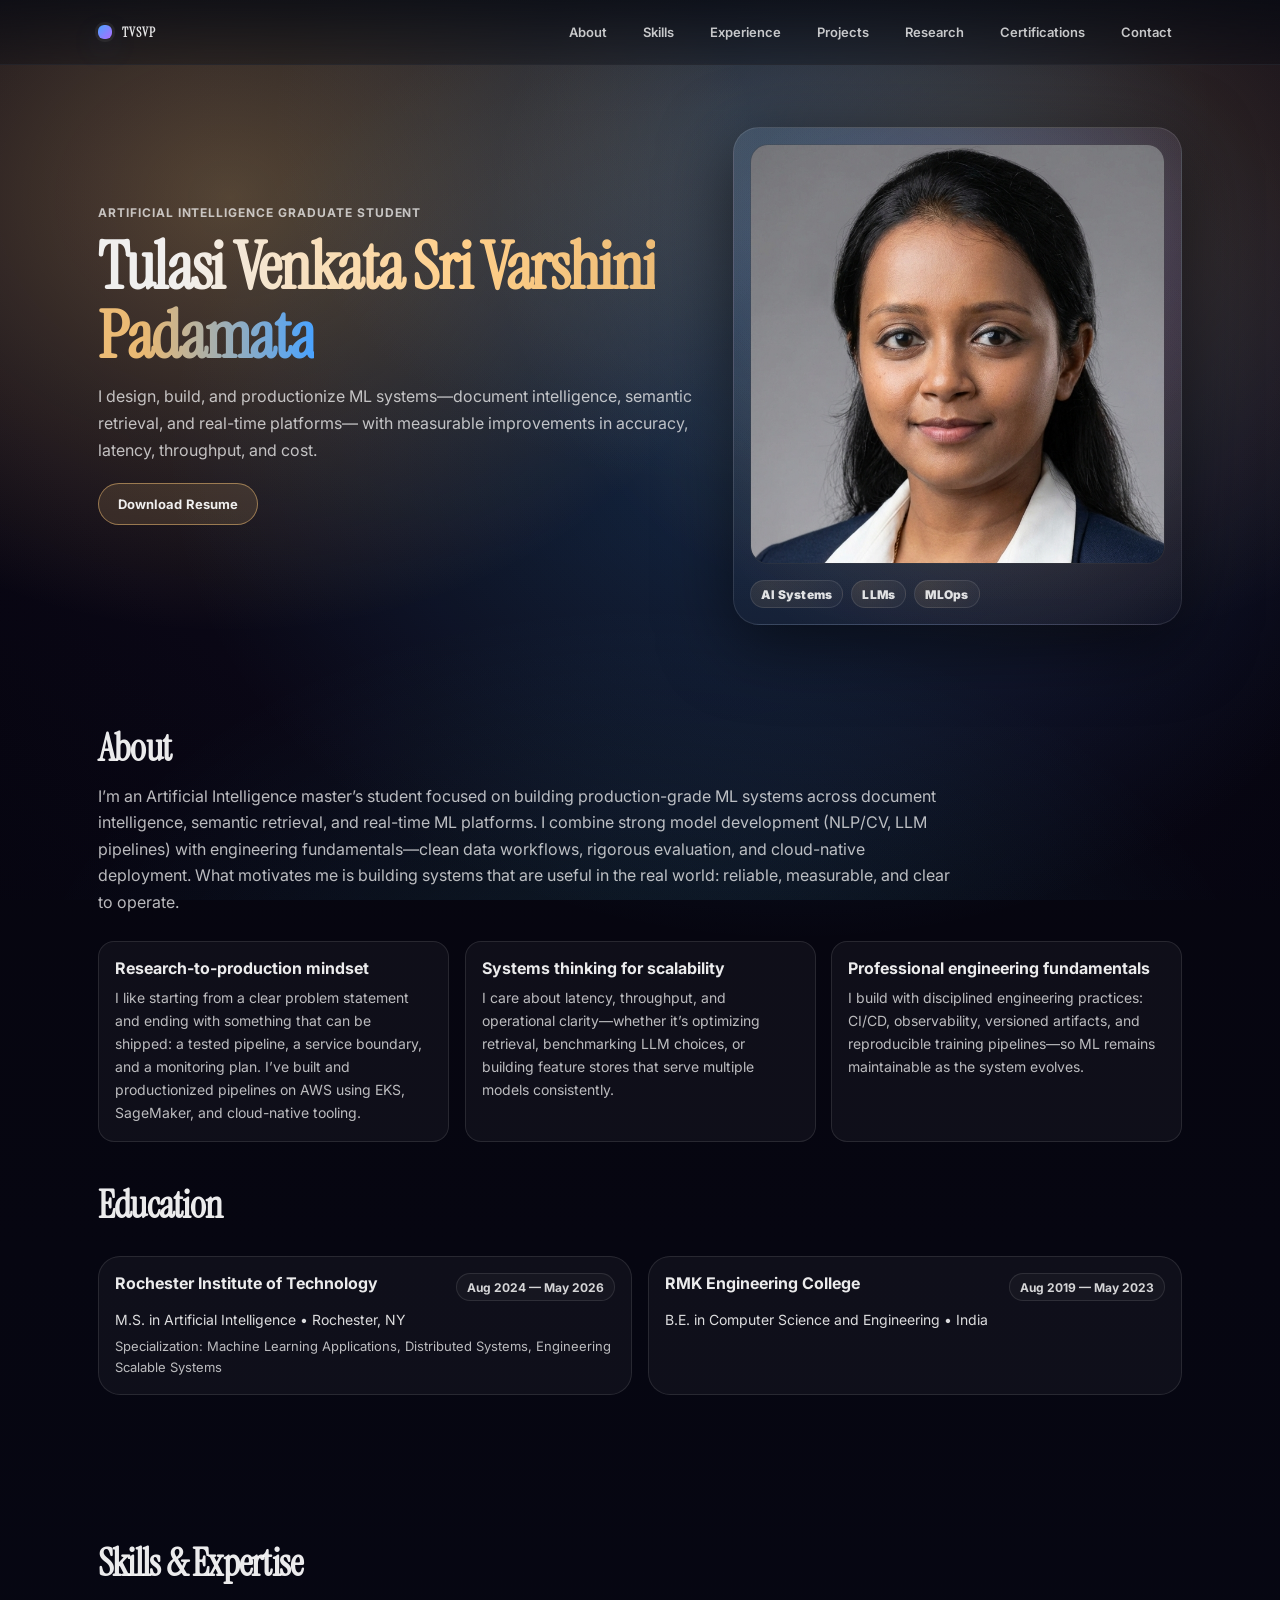
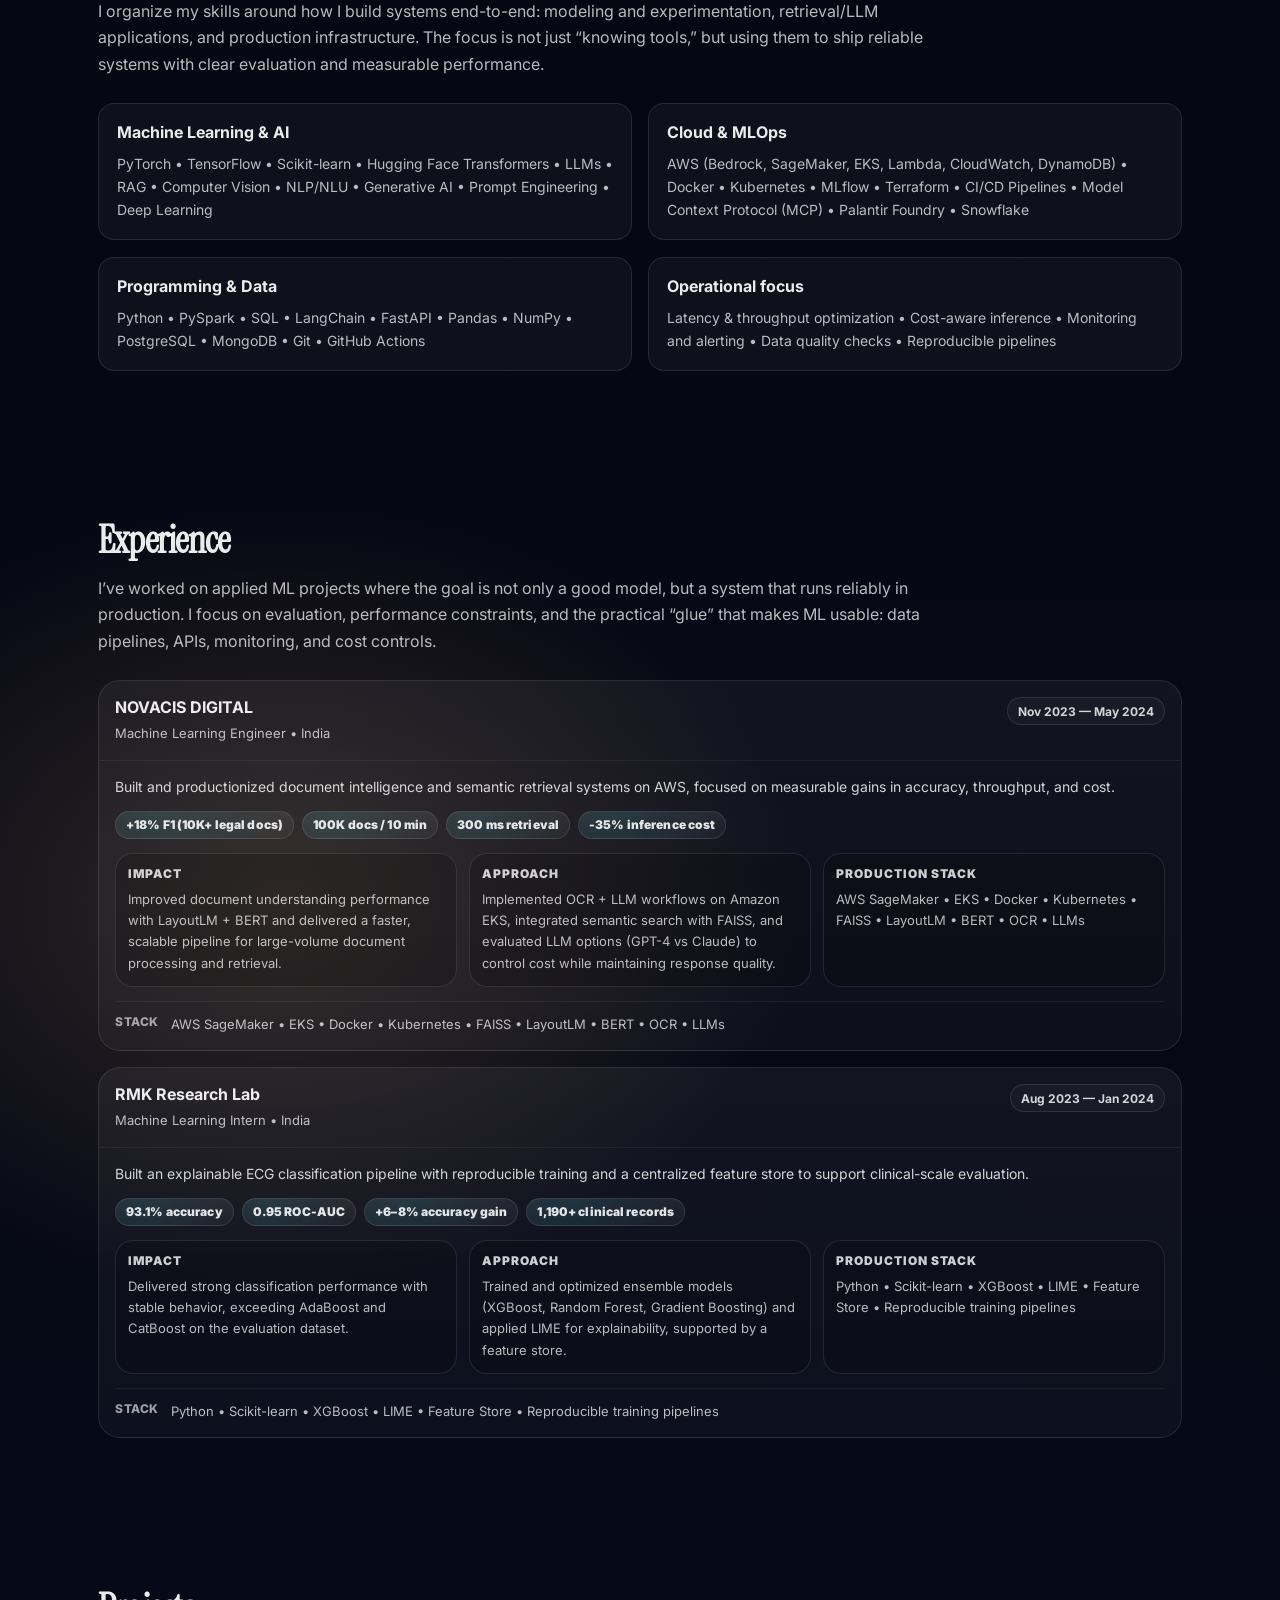
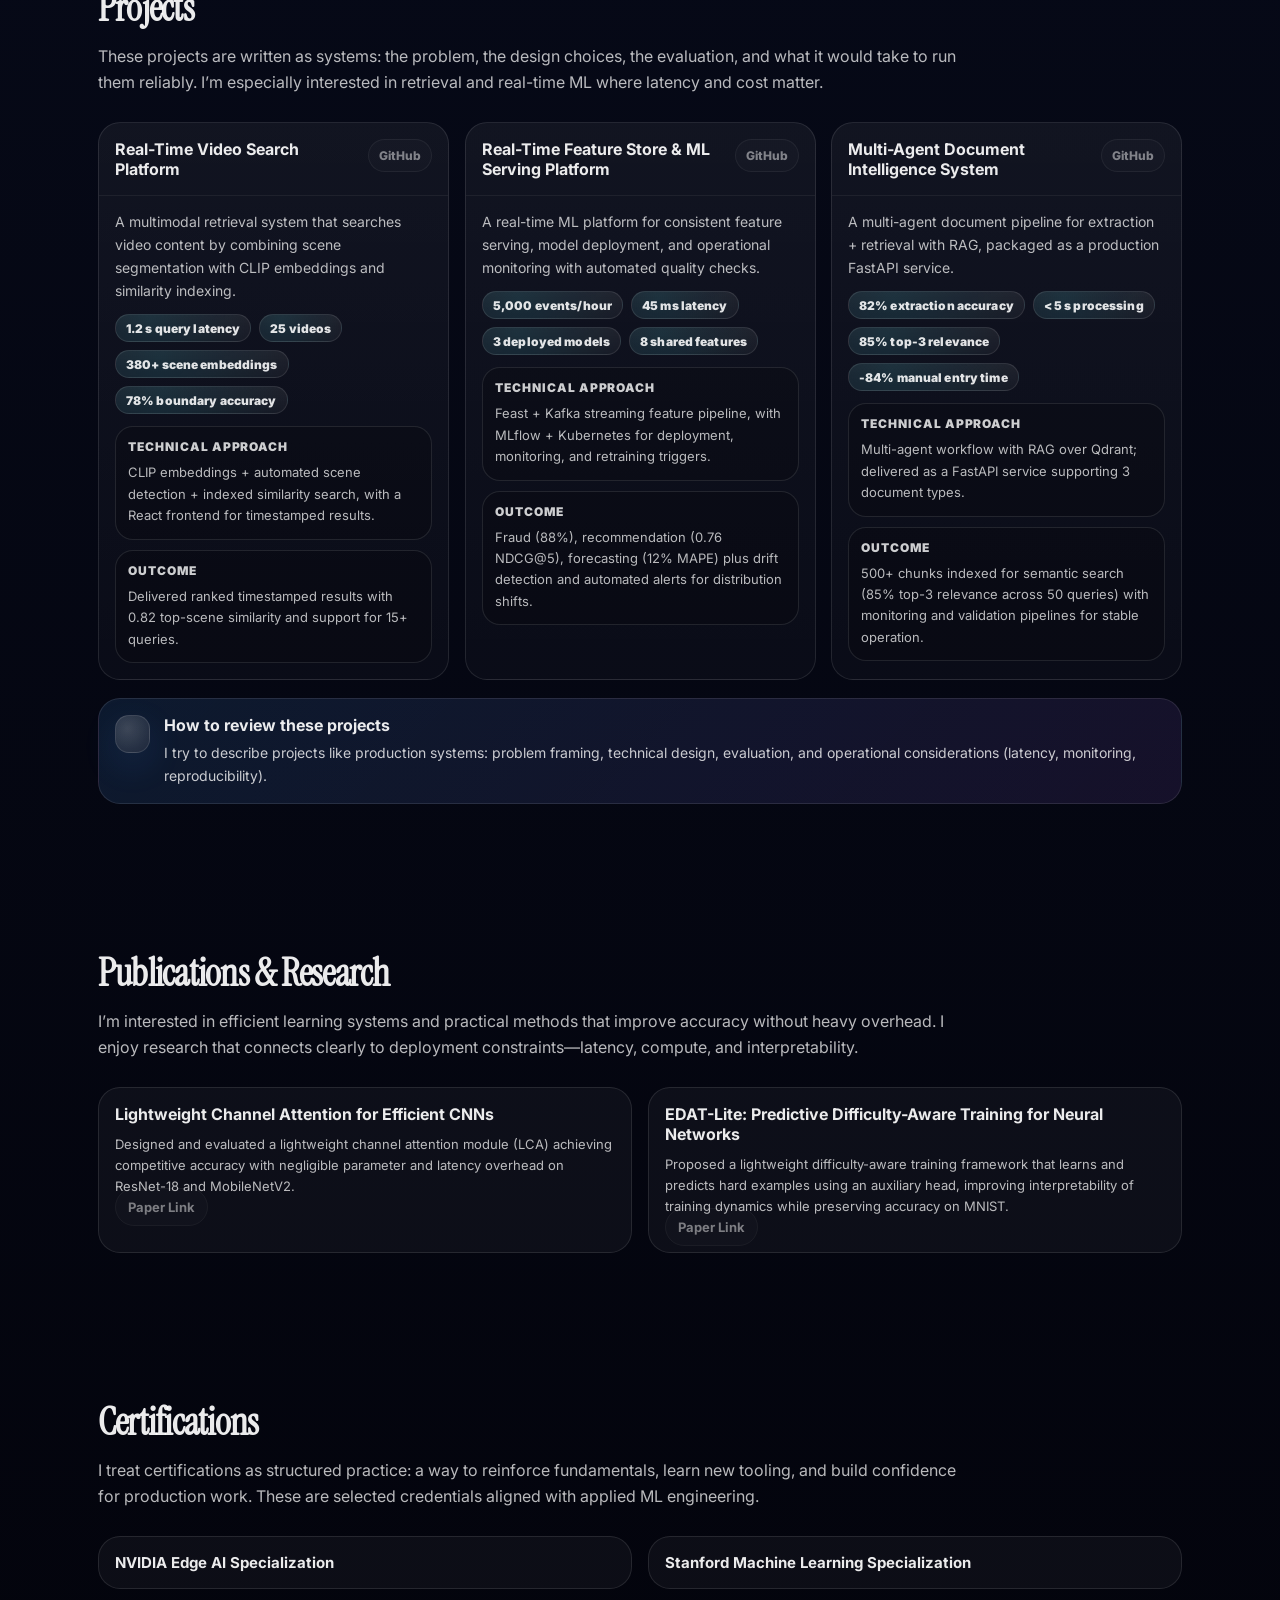
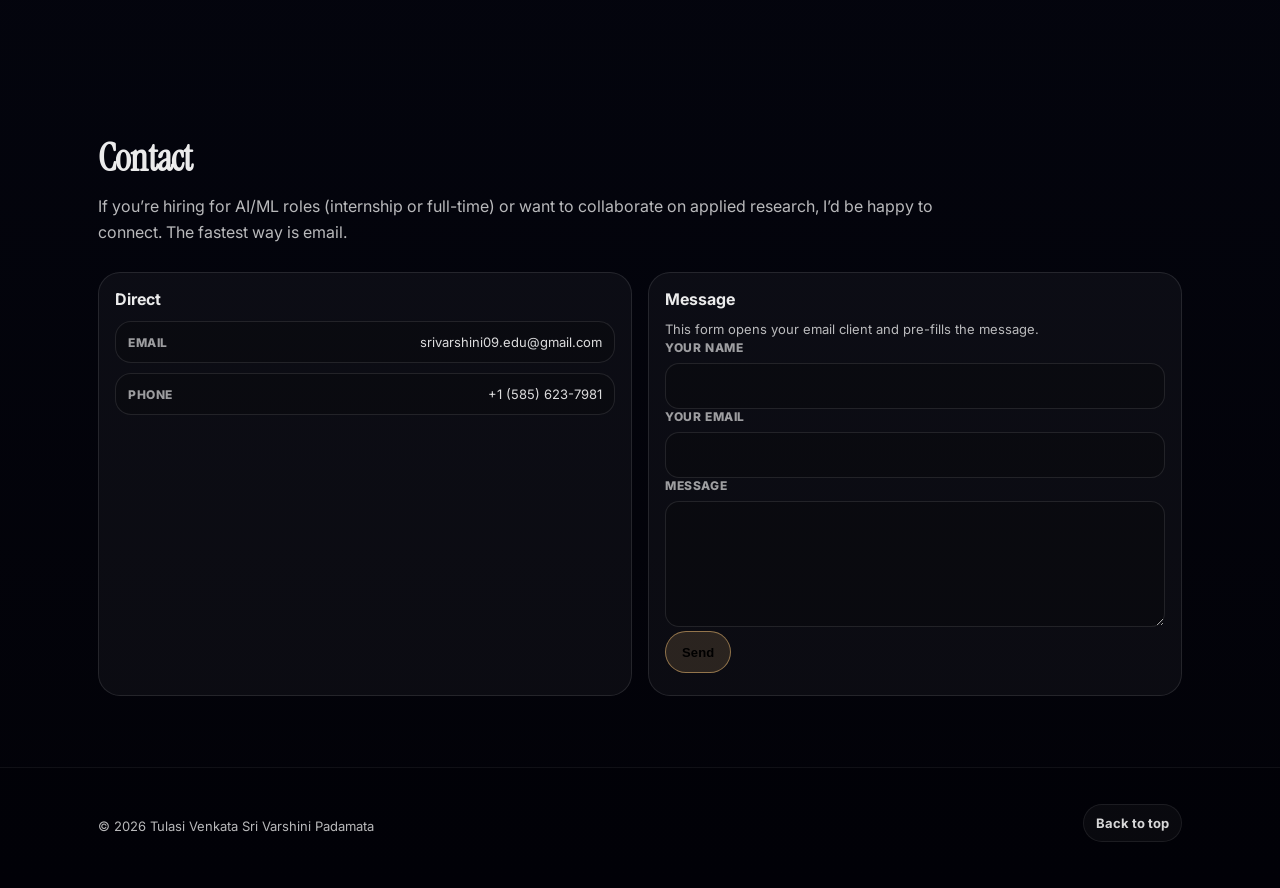
<file: index.html>
<!doctype html>
<html lang="en">
  <head>
    <meta charset="utf-8" />
    <meta name="viewport" content="width=device-width, initial-scale=1" />
    <meta name="theme-color" content="#070A12" />
    <title>Tulasi Venkata Sri Varshini Padamata — AI Graduate Student</title>
    <meta
      name="description"
      content="Portfolio of Tulasi Venkata Sri Varshini Padamata — Artificial Intelligence graduate student focused on production-grade ML systems, LLMs, MLOps, and applied research."
    />
    <meta name="robots" content="index, follow" />

    <meta property="og:title" content="Tulasi Venkata Sri Varshini Padamata — AI Graduate Student" />
    <meta
      property="og:description"
      content="Production-grade ML systems, LLM applications, and applied research across MLOps, retrieval, and scalable AI platforms."
    />
    <meta property="og:type" content="website" />

    <link rel="canonical" href="/" />
    <link rel="preconnect" href="https://fonts.googleapis.com" />
    <link rel="preconnect" href="https://fonts.gstatic.com" crossorigin />
    <link
      href="https://fonts.googleapis.com/css2?family=Inter:wght@400;500;600;700&family=Instrument+Serif:ital@0;1&family=Space+Grotesk:wght@500;600;700&display=swap"
      rel="stylesheet"
    />
    <link rel="stylesheet" href="styles.css" />

    <link rel="icon" href="favicon.svg" type="image/svg+xml" />
    <link rel="manifest" href="site.webmanifest" />

    <script type="application/ld+json">
      {
        "@context": "https://schema.org",
        "@type": "Person",
        "name": "Tulasi Venkata Sri Varshini Padamata",
        "jobTitle": "Artificial Intelligence Graduate Student",
        "email": "mailto:srivarshini09.edu@gmail.com",
        "telephone": "+1-585-623-7981",
        "alumniOf": [
          {"@type": "CollegeOrUniversity", "name": "Rochester Institute of Technology"},
          {"@type": "CollegeOrUniversity", "name": "RMK Engineering College"}
        ]
      }
    </script>
  </head>
  <body>
    <a class="skip-link" href="#content">Skip to content</a>

    <div class="bg">
      <div class="bg__grid" aria-hidden="true"></div>
      <canvas class="bg__canvas" id="bgCanvas" aria-hidden="true"></canvas>
      <div class="bg__glow" aria-hidden="true"></div>
    </div>

    <header class="header" id="top">
      <nav class="nav" aria-label="Primary">
        <a class="nav__brand" href="#top">
          <span class="nav__brandMark" aria-hidden="true"></span>
          <span class="nav__brandText">TVSVP</span>
        </a>
        <button class="nav__toggle" type="button" aria-expanded="false" aria-controls="navLinks">
          <span class="sr-only">Toggle navigation</span>
          <span aria-hidden="true" class="nav__toggleIcon"></span>
        </button>
        <div class="nav__links" id="navLinks">
          <a href="#about">About</a>
          <a href="#skills">Skills</a>
          <a href="#experience">Experience</a>
          <a href="#projects">Projects</a>
          <a href="#research">Research</a>
          <a href="#certifications">Certifications</a>
          <a href="#contact">Contact</a>
        </div>
      </nav>
    </header>

    <main id="content">
      <section class="section hero" aria-label="Hero">
        <div class="container hero__inner">
          <div class="hero__copy">
            <p class="eyebrow reveal">Artificial Intelligence Graduate Student</p>
            <h1 class="hero__title reveal"><span class="gradientText">Tulasi Venkata Sri Varshini Padamata</span></h1>
            <p class="hero__subtitle reveal">
              I design, build, and productionize ML systems—document intelligence, semantic retrieval, and real-time platforms—
              with measurable improvements in accuracy, latency, throughput, and cost.
            </p>
            <div class="hero__cta reveal">
              <a class="btn btn--primary" href="resume.html">Download Resume</a>
            </div>
          </div>

          <div class="hero__rail">
            <div class="heroArt reveal" aria-label="AI-inspired visual">
              <div class="heroArt__frame" aria-hidden="true">
                <img class="heroArt__img" src="profile.png" alt="Portrait of Tulasi Venkata Sri Varshini Padamata" />
              </div>
              <div class="heroArt__label">
                <span class="heroArt__tag">AI Systems</span>
                <span class="heroArt__tag">LLMs</span>
                <span class="heroArt__tag">MLOps</span>
              </div>
            </div>
          </div>
        </div>
      </section>

      <section class="section" id="about" aria-label="About">
        <div class="container">
          <div class="sectionHead reveal">
            <h2>About</h2>
            <p>
              I’m an Artificial Intelligence master’s student focused on building production-grade ML systems across document
              intelligence, semantic retrieval, and real-time ML platforms. I combine strong model development (NLP/CV, LLM
              pipelines) with engineering fundamentals—clean data workflows, rigorous evaluation, and cloud-native deployment.
              What motivates me is building systems that are useful in the real world: reliable, measurable, and clear to
              operate.
            </p>
          </div>

          <div class="proseGrid">
            <div class="proseCard reveal">
              <h3>Research-to-production mindset</h3>
              <p>
                I like starting from a clear problem statement and ending with something that can be shipped: a tested pipeline,
                a service boundary, and a monitoring plan. I’ve built and productionized pipelines on AWS using EKS, SageMaker,
                and cloud-native tooling.
              </p>
            </div>
            <div class="proseCard reveal">
              <h3>Systems thinking for scalability</h3>
              <p>
                I care about latency, throughput, and operational clarity—whether it’s optimizing retrieval, benchmarking LLM
                choices, or building feature stores that serve multiple models consistently.
              </p>
            </div>
            <div class="proseCard reveal">
              <h3>Professional engineering fundamentals</h3>
              <p>
                I build with disciplined engineering practices: CI/CD, observability, versioned artifacts, and reproducible
                training pipelines—so ML remains maintainable as the system evolves.
              </p>
            </div>
          </div>

          <div class="eduBlock" aria-label="Education">
            <div class="sectionHead reveal">
              <h2>Education</h2>
            </div>

            <div class="eduGrid reveal">
              <div class="eduCard">
                <div class="eduCard__top">
                  <h3>Rochester Institute of Technology</h3>
                  <span class="tag">Aug 2024 — May 2026</span>
                </div>
                <p class="eduCard__degree">M.S. in Artificial Intelligence • Rochester, NY</p>
                <p class="eduCard__detail">Specialization: Machine Learning Applications, Distributed Systems, Engineering Scalable Systems</p>
              </div>
              <div class="eduCard">
                <div class="eduCard__top">
                  <h3>RMK Engineering College</h3>
                  <span class="tag">Aug 2019 — May 2023</span>
                </div>
                <p class="eduCard__degree">B.E. in Computer Science and Engineering • India</p>
              </div>
            </div>
          </div>
        </div>
      </section>

      <section class="section" id="skills" aria-label="Skills and expertise">
        <div class="container">
          <div class="sectionHead reveal">
            <h2>Skills &amp; Expertise</h2>
            <p>
              I organize my skills around how I build systems end-to-end: modeling and experimentation, retrieval/LLM
              applications, and production infrastructure. The focus is not just “knowing tools,” but using them to ship
              reliable systems with clear evaluation and measurable performance.
            </p>
          </div>

          <div class="cardsGrid">
            <article class="card reveal">
              <h3>Machine Learning &amp; AI</h3>
              <p class="card__list">PyTorch • TensorFlow • Scikit-learn • Hugging Face Transformers • LLMs • RAG • Computer Vision • NLP/NLU • Generative AI • Prompt Engineering • Deep Learning</p>
            </article>
            <article class="card reveal">
              <h3>Cloud &amp; MLOps</h3>
              <p class="card__list">AWS (Bedrock, SageMaker, EKS, Lambda, CloudWatch, DynamoDB) • Docker • Kubernetes • MLflow • Terraform • CI/CD Pipelines • Model Context Protocol (MCP) • Palantir Foundry • Snowflake</p>
            </article>
            <article class="card reveal">
              <h3>Programming &amp; Data</h3>
              <p class="card__list">Python • PySpark • SQL • LangChain • FastAPI • Pandas • NumPy • PostgreSQL • MongoDB • Git • GitHub Actions</p>
            </article>
            <article class="card reveal">
              <h3>Operational focus</h3>
              <p class="card__list">Latency &amp; throughput optimization • Cost-aware inference • Monitoring and alerting • Data quality checks • Reproducible pipelines</p>
            </article>
          </div>
        </div>
      </section>

      <section class="section" id="experience" aria-label="Experience">
        <div class="container">
          <div class="sectionHead reveal">
            <h2>Experience</h2>
            <p>
              I’ve worked on applied ML projects where the goal is not only a good model, but a system that runs reliably in
              production. I focus on evaluation, performance constraints, and the practical “glue” that makes ML usable: data
              pipelines, APIs, monitoring, and cost controls.
            </p>
          </div>

          <div class="timeline">
            <article class="tItem reveal">
              <div class="tItem__head">
                <div>
                  <h3>NOVACIS DIGITAL</h3>
                  <p class="muted">Machine Learning Engineer • India</p>
                </div>
                <span class="tag">Nov 2023 — May 2024</span>
              </div>
              <div class="tItem__body">
                <p class="roleSummary">
                  Built and productionized document intelligence and semantic retrieval systems on AWS, focused on measurable gains
                  in accuracy, throughput, and cost.
                </p>
                <div class="metricRow" aria-label="Key metrics">
                  <span class="metric">+18% F1 (10K+ legal docs)</span>
                  <span class="metric">100K docs / 10 min</span>
                  <span class="metric">300 ms retrieval</span>
                  <span class="metric">-35% inference cost</span>
                </div>
                <div class="triGrid" aria-label="Role breakdown">
                  <div class="tri">
                    <h4>Impact</h4>
                    <p>
                      Improved document understanding performance with LayoutLM + BERT and delivered a faster, scalable pipeline
                      for large-volume document processing and retrieval.
                    </p>
                  </div>
                  <div class="tri">
                    <h4>Approach</h4>
                    <p>
                      Implemented OCR + LLM workflows on Amazon EKS, integrated semantic search with FAISS, and evaluated LLM
                      options (GPT-4 vs Claude) to control cost while maintaining response quality.
                    </p>
                  </div>
                  <div class="tri">
                    <h4>Production stack</h4>
                    <p>AWS SageMaker • EKS • Docker • Kubernetes • FAISS • LayoutLM • BERT • OCR • LLMs</p>
                  </div>
                </div>
                <div class="stack">
                  <span class="stack__k">Stack</span>
                  <span class="stack__v">AWS SageMaker • EKS • Docker • Kubernetes • FAISS • LayoutLM • BERT • OCR • LLMs</span>
                </div>
              </div>
            </article>

            <article class="tItem reveal">
              <div class="tItem__head">
                <div>
                  <h3>RMK Research Lab</h3>
                  <p class="muted">Machine Learning Intern • India</p>
                </div>
                <span class="tag">Aug 2023 — Jan 2024</span>
              </div>
              <div class="tItem__body">
                <p class="roleSummary">
                  Built an explainable ECG classification pipeline with reproducible training and a centralized feature store to
                  support clinical-scale evaluation.
                </p>
                <div class="metricRow" aria-label="Key metrics">
                  <span class="metric">93.1% accuracy</span>
                  <span class="metric">0.95 ROC-AUC</span>
                  <span class="metric">+6–8% accuracy gain</span>
                  <span class="metric">1,190+ clinical records</span>
                </div>
                <div class="triGrid" aria-label="Role breakdown">
                  <div class="tri">
                    <h4>Impact</h4>
                    <p>
                      Delivered strong classification performance with stable behavior, exceeding AdaBoost and CatBoost on the
                      evaluation dataset.
                    </p>
                  </div>
                  <div class="tri">
                    <h4>Approach</h4>
                    <p>
                      Trained and optimized ensemble models (XGBoost, Random Forest, Gradient Boosting) and applied LIME for
                      explainability, supported by a feature store.
                    </p>
                  </div>
                  <div class="tri">
                    <h4>Production stack</h4>
                    <p>Python • Scikit-learn • XGBoost • LIME • Feature Store • Reproducible training pipelines</p>
                  </div>
                </div>
                <div class="stack">
                  <span class="stack__k">Stack</span>
                  <span class="stack__v">Python • Scikit-learn • XGBoost • LIME • Feature Store • Reproducible training pipelines</span>
                </div>
              </div>
            </article>
          </div>
        </div>
      </section>

      <section class="section" id="projects" aria-label="Projects">
        <div class="container">
          <div class="sectionHead reveal">
            <h2>Projects</h2>
            <p>
              These projects are written as systems: the problem, the design choices, the evaluation, and what it would take to
              run them reliably. I’m especially interested in retrieval and real-time ML where latency and cost matter.
            </p>
          </div>

          <div class="projectGrid">
            <article class="pCard reveal">
              <div class="pCard__top">
                <h3>Real-Time Video Search Platform</h3>
                <span class="pill pill--disabled" aria-label="GitHub link unavailable">GitHub</span>
              </div>
              <div class="pCard__body">
                <p class="roleSummary">
                  A multimodal retrieval system that searches video content by combining scene segmentation with CLIP embeddings
                  and similarity indexing.
                </p>
                <div class="metricRow" aria-label="Key metrics">
                  <span class="metric">1.2 s query latency</span>
                  <span class="metric">25 videos</span>
                  <span class="metric">380+ scene embeddings</span>
                  <span class="metric">78% boundary accuracy</span>
                </div>
                <div class="miniGrid">
                  <div class="mini">
                    <h4>Technical approach</h4>
                    <p>CLIP embeddings + automated scene detection + indexed similarity search, with a React frontend for timestamped results.</p>
                  </div>
                  <div class="mini">
                    <h4>Outcome</h4>
                    <p>Delivered ranked timestamped results with 0.82 top-scene similarity and support for 15+ queries.</p>
                  </div>
                </div>
              </div>
            </article>

            <article class="pCard reveal">
              <div class="pCard__top">
                <h3>Real-Time Feature Store &amp; ML Serving Platform</h3>
                <span class="pill pill--disabled" aria-label="GitHub link unavailable">GitHub</span>
              </div>
              <div class="pCard__body">
                <p class="roleSummary">
                  A real-time ML platform for consistent feature serving, model deployment, and operational monitoring with automated quality checks.
                </p>
                <div class="metricRow" aria-label="Key metrics">
                  <span class="metric">5,000 events/hour</span>
                  <span class="metric">45 ms latency</span>
                  <span class="metric">3 deployed models</span>
                  <span class="metric">8 shared features</span>
                </div>
                <div class="miniGrid">
                  <div class="mini">
                    <h4>Technical approach</h4>
                    <p>Feast + Kafka streaming feature pipeline, with MLflow + Kubernetes for deployment, monitoring, and retraining triggers.</p>
                  </div>
                  <div class="mini">
                    <h4>Outcome</h4>
                    <p>Fraud (88%), recommendation (0.76 NDCG@5), forecasting (12% MAPE) plus drift detection and automated alerts for distribution shifts.</p>
                  </div>
                </div>
              </div>
            </article>

            <article class="pCard reveal">
              <div class="pCard__top">
                <h3>Multi-Agent Document Intelligence System</h3>
                <span class="pill pill--disabled" aria-label="GitHub link unavailable">GitHub</span>
              </div>
              <div class="pCard__body">
                <p class="roleSummary">
                  A multi-agent document pipeline for extraction + retrieval with RAG, packaged as a production FastAPI service.
                </p>
                <div class="metricRow" aria-label="Key metrics">
                  <span class="metric">82% extraction accuracy</span>
                  <span class="metric">&lt; 5 s processing</span>
                  <span class="metric">85% top-3 relevance</span>
                  <span class="metric">-84% manual entry time</span>
                </div>
                <div class="miniGrid">
                  <div class="mini">
                    <h4>Technical approach</h4>
                    <p>Multi-agent workflow with RAG over Qdrant; delivered as a FastAPI service supporting 3 document types.</p>
                  </div>
                  <div class="mini">
                    <h4>Outcome</h4>
                    <p>500+ chunks indexed for semantic search (85% top-3 relevance across 50 queries) with monitoring and validation pipelines for stable operation.</p>
                  </div>
                </div>
              </div>
            </article>
          </div>

          <div class="callout reveal" aria-label="Project notes">
            <div class="callout__icon" aria-hidden="true"></div>
            <div>
              <h3>How to review these projects</h3>
              <p>
                I try to describe projects like production systems: problem framing, technical design, evaluation, and operational
                considerations (latency, monitoring, reproducibility).
              </p>
            </div>
          </div>
        </div>
      </section>

      <section class="section" id="research" aria-label="Publications and research">
        <div class="container">
          <div class="sectionHead reveal">
            <h2>Publications &amp; Research</h2>
            <p>
              I’m interested in efficient learning systems and practical methods that improve accuracy without heavy overhead.
              I enjoy research that connects clearly to deployment constraints—latency, compute, and interpretability.
            </p>
          </div>

          <div class="researchGrid">
            <article class="rCard reveal">
              <h3>Lightweight Channel Attention for Efficient CNNs</h3>
              <p class="muted">Designed and evaluated a lightweight channel attention module (LCA) achieving competitive accuracy with negligible parameter and latency overhead on ResNet-18 and MobileNetV2.</p>
              <span class="link link--disabled" aria-label="Paper link unavailable">Paper Link</span>
            </article>
            <article class="rCard reveal">
              <h3>EDAT-Lite: Predictive Difficulty-Aware Training for Neural Networks</h3>
              <p class="muted">Proposed a lightweight difficulty-aware training framework that learns and predicts hard examples using an auxiliary head, improving interpretability of training dynamics while preserving accuracy on MNIST.</p>
              <span class="link link--disabled" aria-label="Paper link unavailable">Paper Link</span>
            </article>
          </div>
        </div>
      </section>

      <section class="section" id="certifications" aria-label="Certifications">
        <div class="container">
          <div class="sectionHead reveal">
            <h2>Certifications</h2>
            <p>
              I treat certifications as structured practice: a way to reinforce fundamentals, learn new tooling, and build
              confidence for production work. These are selected credentials aligned with applied ML engineering.
            </p>
          </div>

          <div class="certGrid">
            <div class="certCard reveal">
              <h3>NVIDIA Edge AI Specialization</h3>
            </div>
            <div class="certCard reveal">
              <h3>Stanford Machine Learning Specialization</h3>
            </div>
          </div>
        </div>
      </section>

      <section class="section" id="contact" aria-label="Contact">
        <div class="container">
          <div class="sectionHead reveal">
            <h2>Contact</h2>
            <p>
              If you’re hiring for AI/ML roles (internship or full-time) or want to collaborate on applied research, I’d be happy
              to connect. The fastest way is email.
            </p>
          </div>

          <div class="contactGrid">
            <div class="contactCard reveal">
              <h3>Direct</h3>
              <div class="contactList">
                <a class="contactItem" href="mailto:srivarshini09.edu@gmail.com">
                  <span class="contactItem__k">Email</span>
                  <span class="contactItem__v">srivarshini09.edu@gmail.com</span>
                </a>
                <a class="contactItem" href="tel:+15856237981">
                  <span class="contactItem__k">Phone</span>
                  <span class="contactItem__v">+1 (585) 623-7981</span>
                </a>
              </div>
            </div>

            <form class="form reveal" id="contactForm">
              <h3>Message</h3>
              <p class="muted">This form opens your email client and pre-fills the message.</p>
              <label>
                <span class="label">Your name</span>
                <input name="name" autocomplete="name" required />
              </label>
              <label>
                <span class="label">Your email</span>
                <input name="email" type="email" autocomplete="email" required />
              </label>
              <label>
                <span class="label">Message</span>
                <textarea name="message" rows="5" required></textarea>
              </label>
              <button class="btn btn--primary" type="submit">Send</button>
              <p class="muted" id="formHint" role="status" aria-live="polite"></p>
            </form>
          </div>
        </div>
      </section>

      <footer class="footer">
        <div class="container footer__inner">
          <p class="muted">© <span id="year"></span> Tulasi Venkata Sri Varshini Padamata</p>
          <a class="link" href="#top">Back to top</a>
        </div>
      </footer>
    </main>

    <script src="script.js" defer></script>
  </body>
</html>
</file>
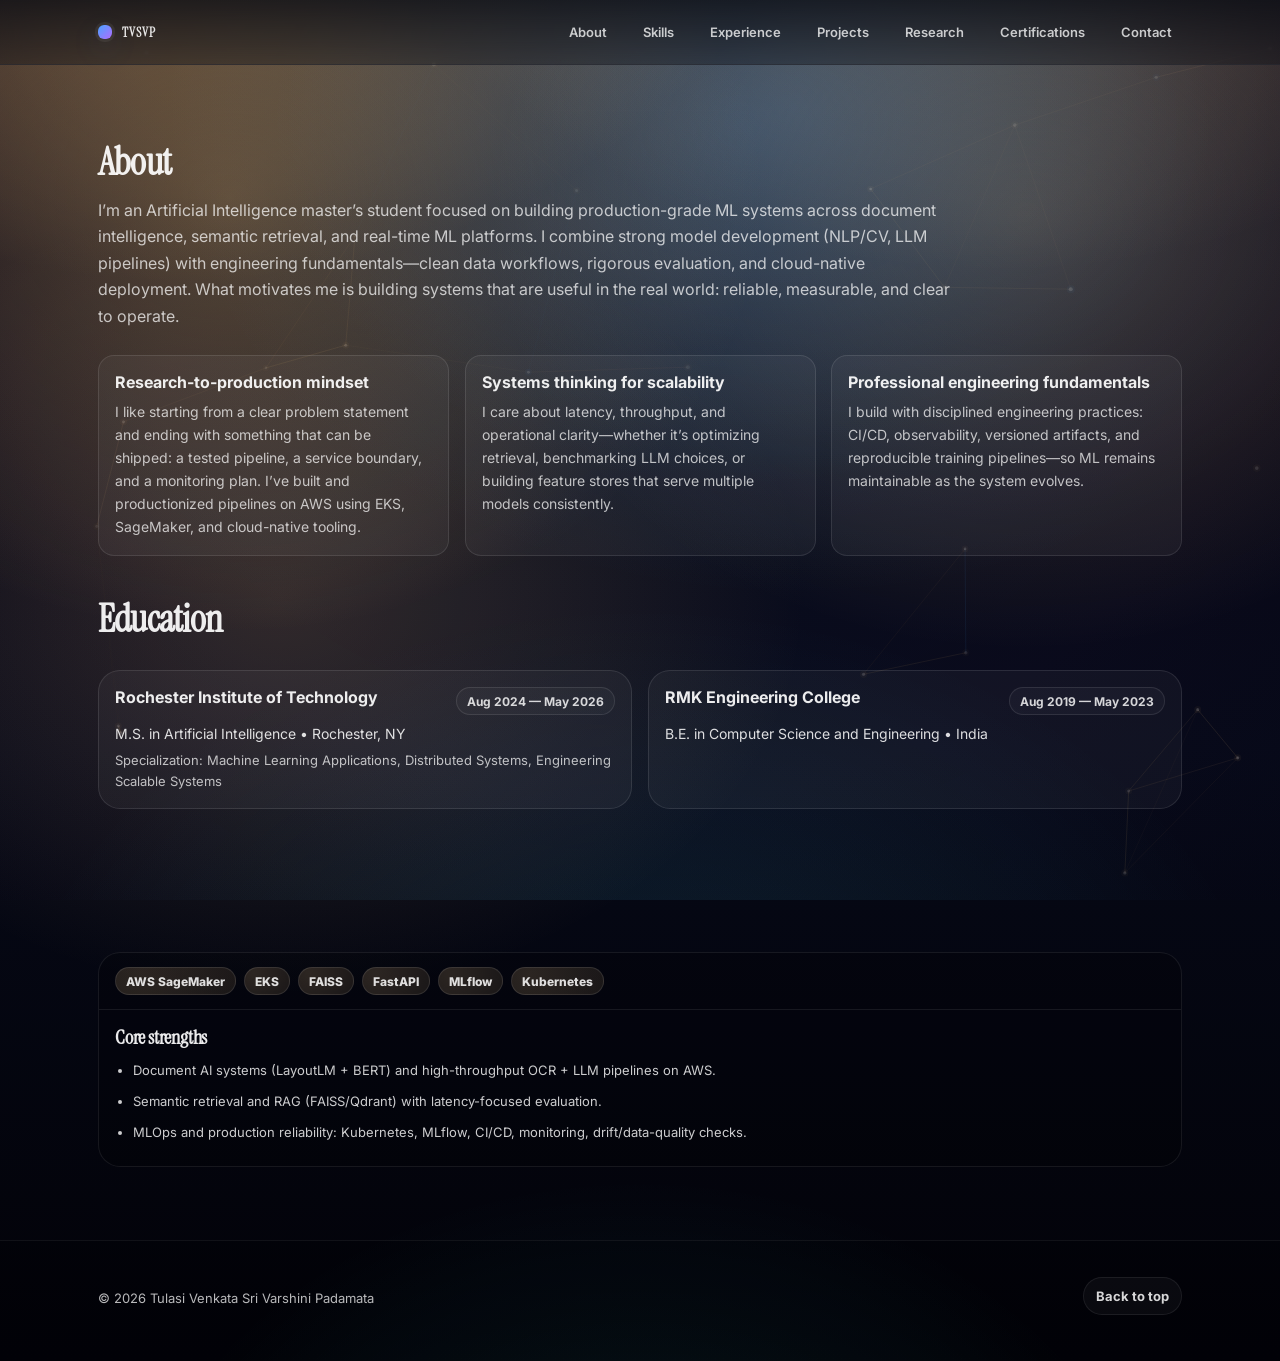
<file: about.html>
<!doctype html>
<html lang="en">
  <head>
    <meta charset="utf-8" />
    <meta name="viewport" content="width=device-width, initial-scale=1" />
    <meta name="theme-color" content="#070A12" />
    <title>About — Tulasi Venkata Sri Varshini Padamata</title>
    <meta
      name="description"
      content="About Tulasi Venkata Sri Varshini Padamata — Artificial Intelligence graduate student focused on production-grade ML systems, LLMs, and MLOps."
    />
    <meta name="robots" content="index, follow" />

    <link rel="canonical" href="/about.html" />
    <link rel="preconnect" href="https://fonts.googleapis.com" />
    <link rel="preconnect" href="https://fonts.gstatic.com" crossorigin />
    <link
      href="https://fonts.googleapis.com/css2?family=Inter:wght@400;500;600;700&family=Instrument+Serif:ital@0;1&family=Space+Grotesk:wght@500;600;700&display=swap"
      rel="stylesheet"
    />
    <link rel="stylesheet" href="styles.css" />

    <link rel="icon" href="favicon.svg" type="image/svg+xml" />
    <link rel="manifest" href="site.webmanifest" />
  </head>
  <body>
    <a class="skip-link" href="#content">Skip to content</a>

    <div class="bg">
      <div class="bg__grid" aria-hidden="true"></div>
      <canvas class="bg__canvas" id="bgCanvas" aria-hidden="true"></canvas>
      <div class="bg__glow" aria-hidden="true"></div>
    </div>

    <header class="header" id="top">
      <nav class="nav" aria-label="Primary">
        <a class="nav__brand" href="index.html">
          <span class="nav__brandMark" aria-hidden="true"></span>
          <span class="nav__brandText">TVSVP</span>
        </a>
        <button class="nav__toggle" type="button" aria-expanded="false" aria-controls="navLinks">
          <span class="sr-only">Toggle navigation</span>
          <span aria-hidden="true" class="nav__toggleIcon"></span>
        </button>
        <div class="nav__links" id="navLinks">
          <a href="about.html">About</a>
          <a href="skills.html">Skills</a>
          <a href="experience.html">Experience</a>
          <a href="projects.html">Projects</a>
          <a href="research.html">Research</a>
          <a href="certifications.html">Certifications</a>
          <a href="contact.html">Contact</a>
        </div>
      </nav>
    </header>

    <main id="content">
      <section class="section" aria-label="About">
        <div class="container">
          <div class="sectionHead reveal">
            <h2>About</h2>
            <p>
              I’m an Artificial Intelligence master’s student focused on building production-grade ML systems across document
              intelligence, semantic retrieval, and real-time ML platforms. I combine strong model development (NLP/CV, LLM
              pipelines) with engineering fundamentals—clean data workflows, rigorous evaluation, and cloud-native deployment.
              What motivates me is building systems that are useful in the real world: reliable, measurable, and clear to
              operate.
            </p>
          </div>

          <div class="proseGrid">
            <div class="proseCard reveal">
              <h3>Research-to-production mindset</h3>
              <p>
                I like starting from a clear problem statement and ending with something that can be shipped: a tested pipeline,
                a service boundary, and a monitoring plan. I’ve built and productionized pipelines on AWS using EKS, SageMaker,
                and cloud-native tooling.
              </p>
            </div>
            <div class="proseCard reveal">
              <h3>Systems thinking for scalability</h3>
              <p>
                I care about latency, throughput, and operational clarity—whether it’s optimizing retrieval, benchmarking LLM
                choices, or building feature stores that serve multiple models consistently.
              </p>
            </div>
            <div class="proseCard reveal">
              <h3>Professional engineering fundamentals</h3>
              <p>
                I build with disciplined engineering practices: CI/CD, observability, versioned artifacts, and reproducible
                training pipelines—so ML remains maintainable as the system evolves.
              </p>
            </div>
          </div>

          <div class="eduBlock" aria-label="Education">
            <div class="sectionHead reveal">
              <h2>Education</h2>
            </div>

            <div class="eduGrid reveal">
              <div class="eduCard">
                <div class="eduCard__top">
                  <h3>Rochester Institute of Technology</h3>
                  <span class="tag">Aug 2024 — May 2026</span>
                </div>
                <p class="eduCard__degree">M.S. in Artificial Intelligence • Rochester, NY</p>
                <p class="eduCard__detail">Specialization: Machine Learning Applications, Distributed Systems, Engineering Scalable Systems</p>
              </div>
              <div class="eduCard">
                <div class="eduCard__top">
                  <h3>RMK Engineering College</h3>
                  <span class="tag">Aug 2019 — May 2023</span>
                </div>
                <p class="eduCard__degree">B.E. in Computer Science and Engineering • India</p>
              </div>
            </div>
          </div>
        </div>
      </section>

      <section class="section" aria-label="Core strengths">
        <div class="container">
          <div class="panel reveal" aria-label="Core strengths">
            <div class="panel__chips" aria-label="Recruiter scan">
              <span class="chip">AWS SageMaker</span>
              <span class="chip">EKS</span>
              <span class="chip">FAISS</span>
              <span class="chip">FastAPI</span>
              <span class="chip">MLflow</span>
              <span class="chip">Kubernetes</span>
            </div>
            <div class="panel__block">
              <h3 class="panel__title">Core strengths</h3>
              <ul class="panelList">
                <li>Document AI systems (LayoutLM + BERT) and high-throughput OCR + LLM pipelines on AWS.</li>
                <li>Semantic retrieval and RAG (FAISS/Qdrant) with latency-focused evaluation.</li>
                <li>MLOps and production reliability: Kubernetes, MLflow, CI/CD, monitoring, drift/data-quality checks.</li>
              </ul>
            </div>
          </div>
        </div>
      </section>

      <footer class="footer">
        <div class="container footer__inner">
          <p class="muted">© <span id="year"></span> Tulasi Venkata Sri Varshini Padamata</p>
          <a class="link" href="#top">Back to top</a>
        </div>
      </footer>
    </main>

    <script src="script.js" defer></script>
  </body>
</html>
</file>
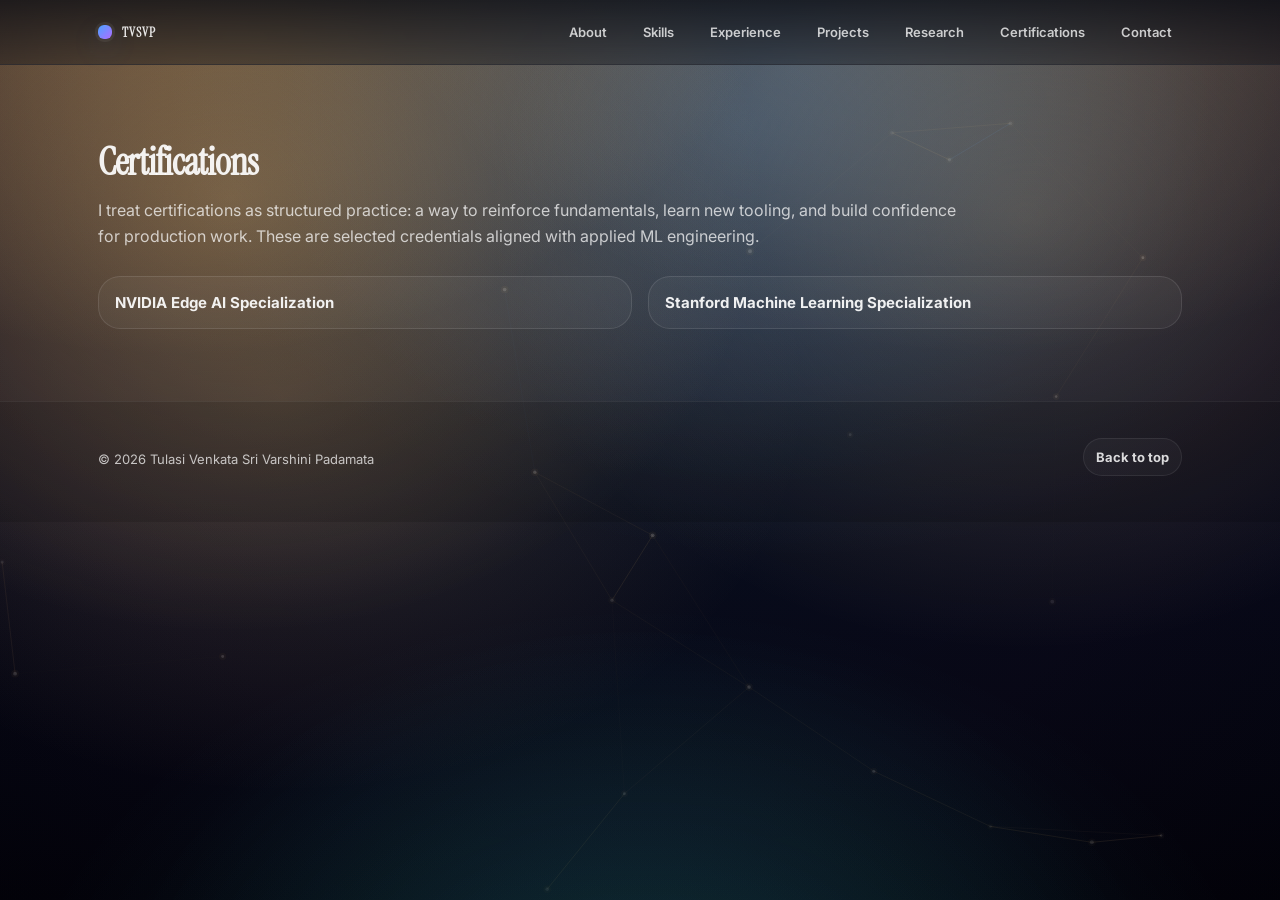
<file: certifications.html>
<!doctype html>
<html lang="en">
  <head>
    <meta charset="utf-8" />
    <meta name="viewport" content="width=device-width, initial-scale=1" />
    <meta name="theme-color" content="#070A12" />
    <title>Certifications — Tulasi Venkata Sri Varshini Padamata</title>
    <meta
      name="description"
      content="Certifications of Tulasi Venkata Sri Varshini Padamata — applied ML and practical engineering skills."
    />
    <meta name="robots" content="index, follow" />

    <link rel="canonical" href="/certifications.html" />
    <link rel="preconnect" href="https://fonts.googleapis.com" />
    <link rel="preconnect" href="https://fonts.gstatic.com" crossorigin />
    <link
      href="https://fonts.googleapis.com/css2?family=Inter:wght@400;500;600;700&family=Instrument+Serif:ital@0;1&family=Space+Grotesk:wght@500;600;700&display=swap"
      rel="stylesheet"
    />
    <link rel="stylesheet" href="styles.css" />

    <link rel="icon" href="favicon.svg" type="image/svg+xml" />
    <link rel="manifest" href="site.webmanifest" />
  </head>
  <body>
    <a class="skip-link" href="#content">Skip to content</a>

    <div class="bg">
      <div class="bg__grid" aria-hidden="true"></div>
      <canvas class="bg__canvas" id="bgCanvas" aria-hidden="true"></canvas>
      <div class="bg__glow" aria-hidden="true"></div>
    </div>

    <header class="header" id="top">
      <nav class="nav" aria-label="Primary">
        <a class="nav__brand" href="index.html">
          <span class="nav__brandMark" aria-hidden="true"></span>
          <span class="nav__brandText">TVSVP</span>
        </a>
        <button class="nav__toggle" type="button" aria-expanded="false" aria-controls="navLinks">
          <span class="sr-only">Toggle navigation</span>
          <span aria-hidden="true" class="nav__toggleIcon"></span>
        </button>
        <div class="nav__links" id="navLinks">
          <a href="about.html">About</a>
          <a href="skills.html">Skills</a>
          <a href="experience.html">Experience</a>
          <a href="projects.html">Projects</a>
          <a href="research.html">Research</a>
          <a href="certifications.html">Certifications</a>
          <a href="contact.html">Contact</a>
        </div>
      </nav>
    </header>

    <main id="content">
      <section class="section" aria-label="Certifications">
        <div class="container">
          <div class="sectionHead reveal">
            <h2>Certifications</h2>
            <p>
              I treat certifications as structured practice: a way to reinforce fundamentals, learn new tooling, and build
              confidence for production work. These are selected credentials aligned with applied ML engineering.
            </p>
          </div>

          <div class="certGrid">
            <div class="certCard reveal">
              <h3>NVIDIA Edge AI Specialization</h3>
            </div>
            <div class="certCard reveal">
              <h3>Stanford Machine Learning Specialization</h3>
            </div>
          </div>
        </div>
      </section>

      <footer class="footer">
        <div class="container footer__inner">
          <p class="muted">© <span id="year"></span> Tulasi Venkata Sri Varshini Padamata</p>
          <a class="link" href="#top">Back to top</a>
        </div>
      </footer>
    </main>

    <script src="script.js" defer></script>
  </body>
</html>
</file>
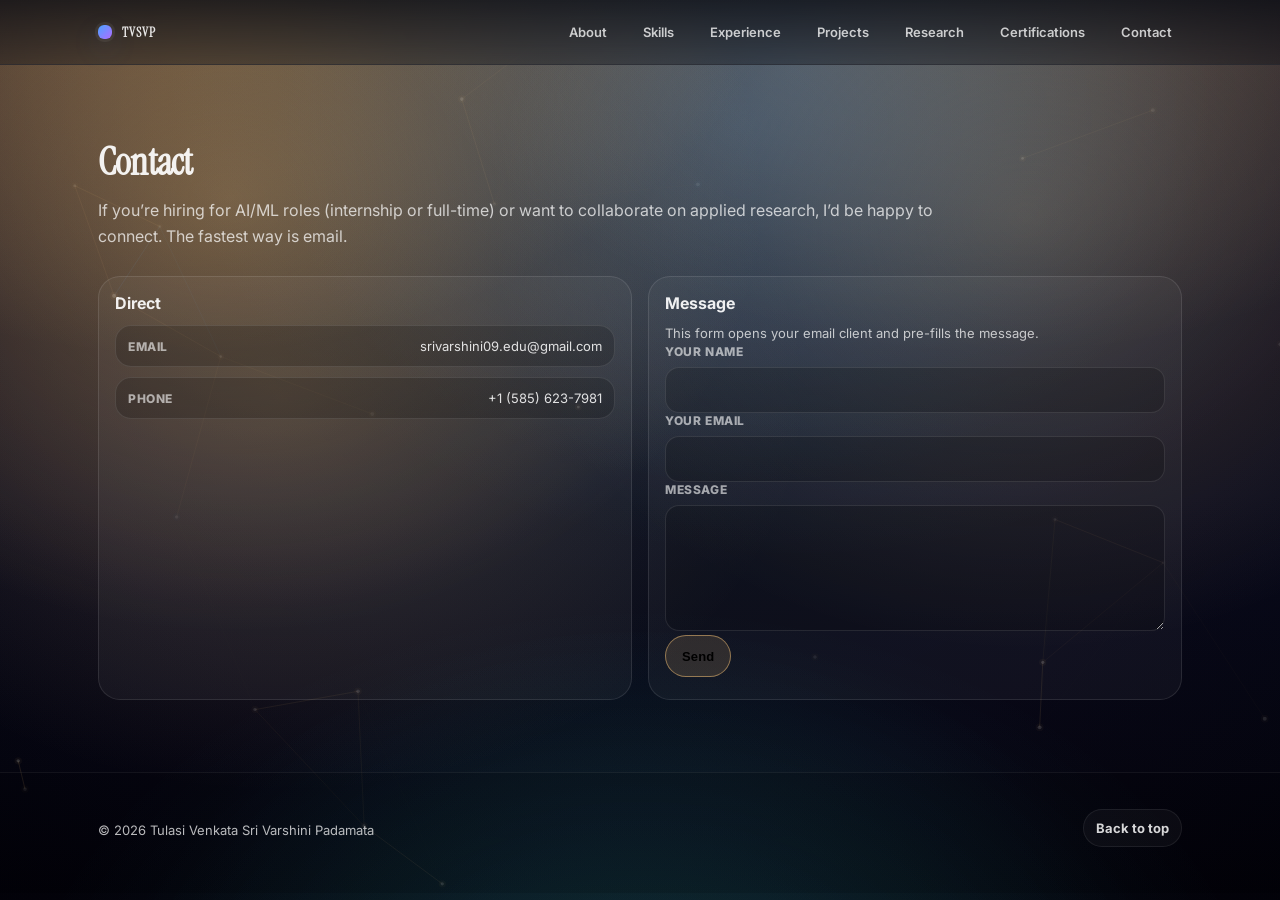
<file: contact.html>
<!doctype html>
<html lang="en">
  <head>
    <meta charset="utf-8" />
    <meta name="viewport" content="width=device-width, initial-scale=1" />
    <meta name="theme-color" content="#070A12" />
    <title>Contact — Tulasi Venkata Sri Varshini Padamata</title>
    <meta
      name="description"
      content="Contact Tulasi Venkata Sri Varshini Padamata — AI/ML roles, internships, and research collaborations."
    />
    <meta name="robots" content="index, follow" />

    <link rel="canonical" href="/contact.html" />
    <link rel="preconnect" href="https://fonts.googleapis.com" />
    <link rel="preconnect" href="https://fonts.gstatic.com" crossorigin />
    <link
      href="https://fonts.googleapis.com/css2?family=Inter:wght@400;500;600;700&family=Instrument+Serif:ital@0;1&family=Space+Grotesk:wght@500;600;700&display=swap"
      rel="stylesheet"
    />
    <link rel="stylesheet" href="styles.css" />

    <link rel="icon" href="favicon.svg" type="image/svg+xml" />
    <link rel="manifest" href="site.webmanifest" />
  </head>
  <body>
    <a class="skip-link" href="#content">Skip to content</a>

    <div class="bg">
      <div class="bg__grid" aria-hidden="true"></div>
      <canvas class="bg__canvas" id="bgCanvas" aria-hidden="true"></canvas>
      <div class="bg__glow" aria-hidden="true"></div>
    </div>

    <header class="header" id="top">
      <nav class="nav" aria-label="Primary">
        <a class="nav__brand" href="index.html">
          <span class="nav__brandMark" aria-hidden="true"></span>
          <span class="nav__brandText">TVSVP</span>
        </a>
        <button class="nav__toggle" type="button" aria-expanded="false" aria-controls="navLinks">
          <span class="sr-only">Toggle navigation</span>
          <span aria-hidden="true" class="nav__toggleIcon"></span>
        </button>
        <div class="nav__links" id="navLinks">
          <a href="about.html">About</a>
          <a href="skills.html">Skills</a>
          <a href="experience.html">Experience</a>
          <a href="projects.html">Projects</a>
          <a href="research.html">Research</a>
          <a href="certifications.html">Certifications</a>
          <a href="contact.html">Contact</a>
        </div>
      </nav>
    </header>

    <main id="content">
      <section class="section" aria-label="Contact">
        <div class="container">
          <div class="sectionHead reveal">
            <h2>Contact</h2>
            <p>
              If you’re hiring for AI/ML roles (internship or full-time) or want to collaborate on applied research, I’d be happy
              to connect. The fastest way is email.
            </p>
          </div>

          <div class="contactGrid">
            <div class="contactCard reveal">
              <h3>Direct</h3>
              <div class="contactList">
                <a class="contactItem" href="mailto:srivarshini09.edu@gmail.com">
                  <span class="contactItem__k">Email</span>
                  <span class="contactItem__v">srivarshini09.edu@gmail.com</span>
                </a>
                <a class="contactItem" href="tel:+15856237981">
                  <span class="contactItem__k">Phone</span>
                  <span class="contactItem__v">+1 (585) 623-7981</span>
                </a>
              </div>
            </div>

            <form class="form reveal" id="contactForm">
              <h3>Message</h3>
              <p class="muted">This form opens your email client and pre-fills the message.</p>
              <label>
                <span class="label">Your name</span>
                <input name="name" autocomplete="name" required />
              </label>
              <label>
                <span class="label">Your email</span>
                <input name="email" type="email" autocomplete="email" required />
              </label>
              <label>
                <span class="label">Message</span>
                <textarea name="message" rows="5" required></textarea>
              </label>
              <button class="btn btn--primary" type="submit">Send</button>
              <p class="muted" id="formHint" role="status" aria-live="polite"></p>
            </form>
          </div>
        </div>
      </section>

      <footer class="footer">
        <div class="container footer__inner">
          <p class="muted">© <span id="year"></span> Tulasi Venkata Sri Varshini Padamata</p>
          <a class="link" href="#top">Back to top</a>
        </div>
      </footer>
    </main>

    <script src="script.js" defer></script>
  </body>
</html>
</file>
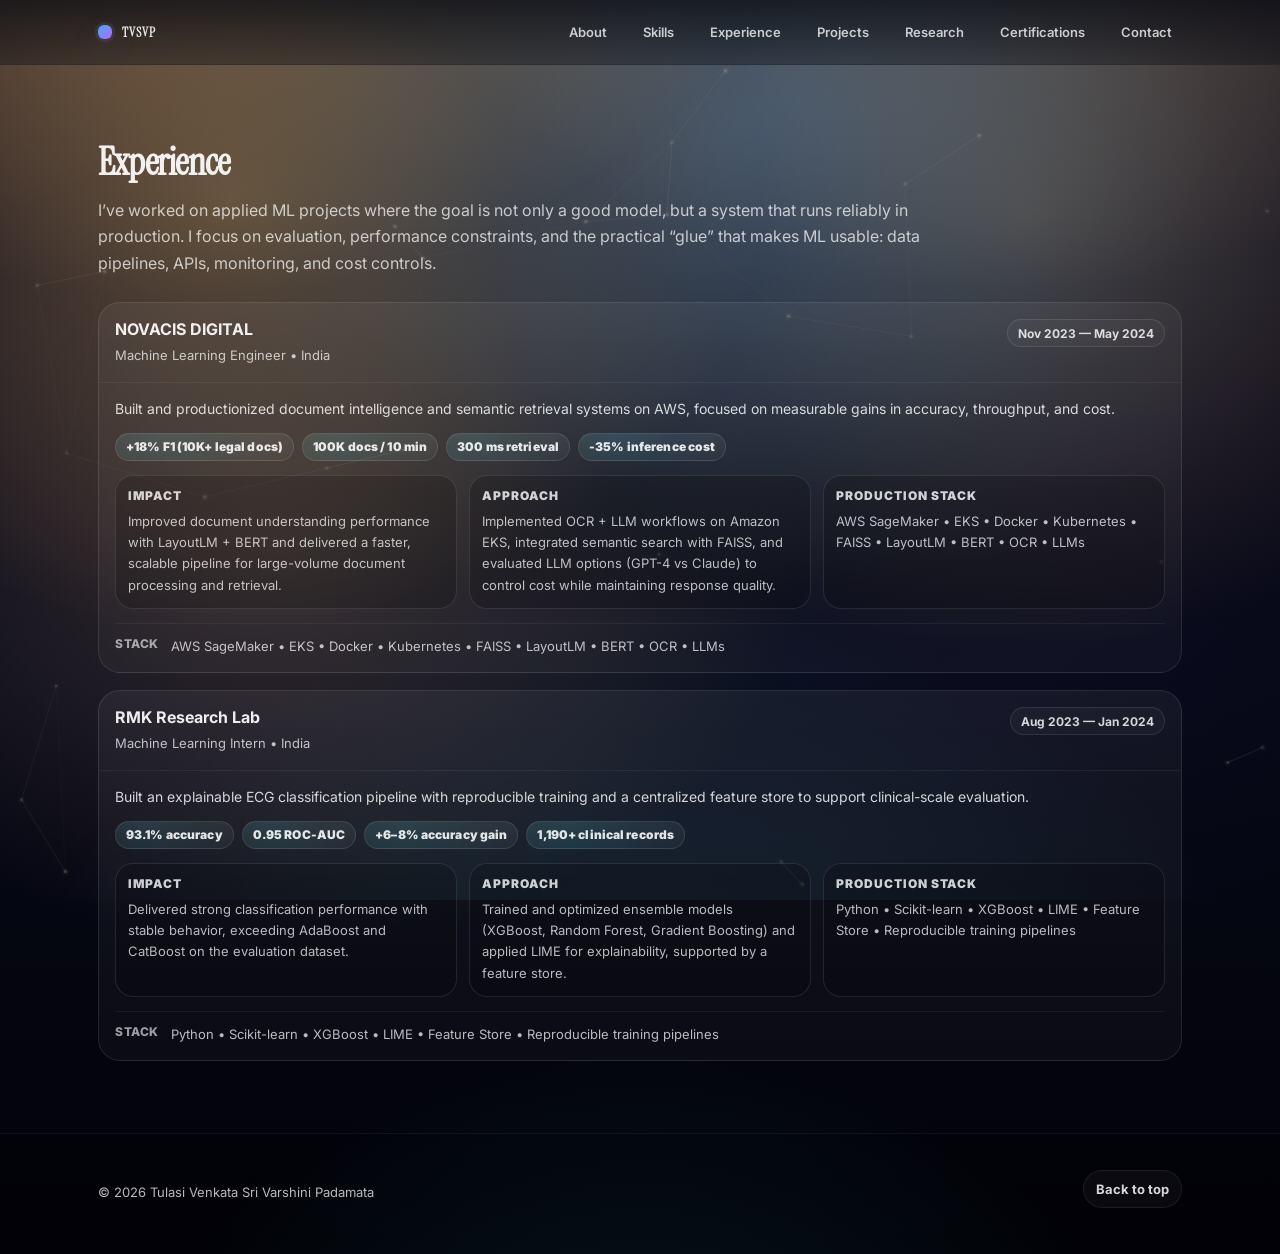
<file: experience.html>
<!doctype html>
<html lang="en">
  <head>
    <meta charset="utf-8" />
    <meta name="viewport" content="width=device-width, initial-scale=1" />
    <meta name="theme-color" content="#070A12" />
    <title>Experience — Tulasi Venkata Sri Varshini Padamata</title>
    <meta
      name="description"
      content="Experience of Tulasi Venkata Sri Varshini Padamata — production ML engineering, document intelligence, retrieval, and MLOps."
    />
    <meta name="robots" content="index, follow" />

    <link rel="canonical" href="/experience.html" />
    <link rel="preconnect" href="https://fonts.googleapis.com" />
    <link rel="preconnect" href="https://fonts.gstatic.com" crossorigin />
    <link
      href="https://fonts.googleapis.com/css2?family=Inter:wght@400;500;600;700&family=Instrument+Serif:ital@0;1&family=Space+Grotesk:wght@500;600;700&display=swap"
      rel="stylesheet"
    />
    <link rel="stylesheet" href="styles.css" />

    <link rel="icon" href="favicon.svg" type="image/svg+xml" />
    <link rel="manifest" href="site.webmanifest" />
  </head>
  <body>
    <a class="skip-link" href="#content">Skip to content</a>

    <div class="bg">
      <div class="bg__grid" aria-hidden="true"></div>
      <canvas class="bg__canvas" id="bgCanvas" aria-hidden="true"></canvas>
      <div class="bg__glow" aria-hidden="true"></div>
    </div>

    <header class="header" id="top">
      <nav class="nav" aria-label="Primary">
        <a class="nav__brand" href="index.html">
          <span class="nav__brandMark" aria-hidden="true"></span>
          <span class="nav__brandText">TVSVP</span>
        </a>
        <button class="nav__toggle" type="button" aria-expanded="false" aria-controls="navLinks">
          <span class="sr-only">Toggle navigation</span>
          <span aria-hidden="true" class="nav__toggleIcon"></span>
        </button>
        <div class="nav__links" id="navLinks">
          <a href="about.html">About</a>
          <a href="skills.html">Skills</a>
          <a href="experience.html">Experience</a>
          <a href="projects.html">Projects</a>
          <a href="research.html">Research</a>
          <a href="certifications.html">Certifications</a>
          <a href="contact.html">Contact</a>
        </div>
      </nav>
    </header>

    <main id="content">
      <section class="section" aria-label="Experience">
        <div class="container">
          <div class="sectionHead reveal">
            <h2>Experience</h2>
            <p>
              I’ve worked on applied ML projects where the goal is not only a good model, but a system that runs reliably in
              production. I focus on evaluation, performance constraints, and the practical “glue” that makes ML usable: data
              pipelines, APIs, monitoring, and cost controls.
            </p>
          </div>

          <div class="timeline">
            <article class="tItem reveal">
              <div class="tItem__head">
                <div>
                  <h3>NOVACIS DIGITAL</h3>
                  <p class="muted">Machine Learning Engineer • India</p>
                </div>
                <span class="tag">Nov 2023 — May 2024</span>
              </div>
              <div class="tItem__body">
                <p class="roleSummary">
                  Built and productionized document intelligence and semantic retrieval systems on AWS, focused on measurable gains
                  in accuracy, throughput, and cost.
                </p>
                <div class="metricRow" aria-label="Key metrics">
                  <span class="metric">+18% F1 (10K+ legal docs)</span>
                  <span class="metric">100K docs / 10 min</span>
                  <span class="metric">300 ms retrieval</span>
                  <span class="metric">-35% inference cost</span>
                </div>
                <div class="triGrid" aria-label="Role breakdown">
                  <div class="tri">
                    <h4>Impact</h4>
                    <p>
                      Improved document understanding performance with LayoutLM + BERT and delivered a faster, scalable pipeline
                      for large-volume document processing and retrieval.
                    </p>
                  </div>
                  <div class="tri">
                    <h4>Approach</h4>
                    <p>
                      Implemented OCR + LLM workflows on Amazon EKS, integrated semantic search with FAISS, and evaluated LLM
                      options (GPT-4 vs Claude) to control cost while maintaining response quality.
                    </p>
                  </div>
                  <div class="tri">
                    <h4>Production stack</h4>
                    <p>AWS SageMaker • EKS • Docker • Kubernetes • FAISS • LayoutLM • BERT • OCR • LLMs</p>
                  </div>
                </div>
                <div class="stack">
                  <span class="stack__k">Stack</span>
                  <span class="stack__v">AWS SageMaker • EKS • Docker • Kubernetes • FAISS • LayoutLM • BERT • OCR • LLMs</span>
                </div>
              </div>
            </article>

            <article class="tItem reveal">
              <div class="tItem__head">
                <div>
                  <h3>RMK Research Lab</h3>
                  <p class="muted">Machine Learning Intern • India</p>
                </div>
                <span class="tag">Aug 2023 — Jan 2024</span>
              </div>
              <div class="tItem__body">
                <p class="roleSummary">
                  Built an explainable ECG classification pipeline with reproducible training and a centralized feature store to
                  support clinical-scale evaluation.
                </p>
                <div class="metricRow" aria-label="Key metrics">
                  <span class="metric">93.1% accuracy</span>
                  <span class="metric">0.95 ROC-AUC</span>
                  <span class="metric">+6–8% accuracy gain</span>
                  <span class="metric">1,190+ clinical records</span>
                </div>
                <div class="triGrid" aria-label="Role breakdown">
                  <div class="tri">
                    <h4>Impact</h4>
                    <p>
                      Delivered strong classification performance with stable behavior, exceeding AdaBoost and CatBoost on the
                      evaluation dataset.
                    </p>
                  </div>
                  <div class="tri">
                    <h4>Approach</h4>
                    <p>
                      Trained and optimized ensemble models (XGBoost, Random Forest, Gradient Boosting) and applied LIME for
                      explainability, supported by a feature store.
                    </p>
                  </div>
                  <div class="tri">
                    <h4>Production stack</h4>
                    <p>Python • Scikit-learn • XGBoost • LIME • Feature Store • Reproducible training pipelines</p>
                  </div>
                </div>
                <div class="stack">
                  <span class="stack__k">Stack</span>
                  <span class="stack__v">Python • Scikit-learn • XGBoost • LIME • Feature Store • Reproducible training pipelines</span>
                </div>
              </div>
            </article>
          </div>
        </div>
      </section>

      <footer class="footer">
        <div class="container footer__inner">
          <p class="muted">© <span id="year"></span> Tulasi Venkata Sri Varshini Padamata</p>
          <a class="link" href="#top">Back to top</a>
        </div>
      </footer>
    </main>

    <script src="script.js" defer></script>
  </body>
</html>
</file>
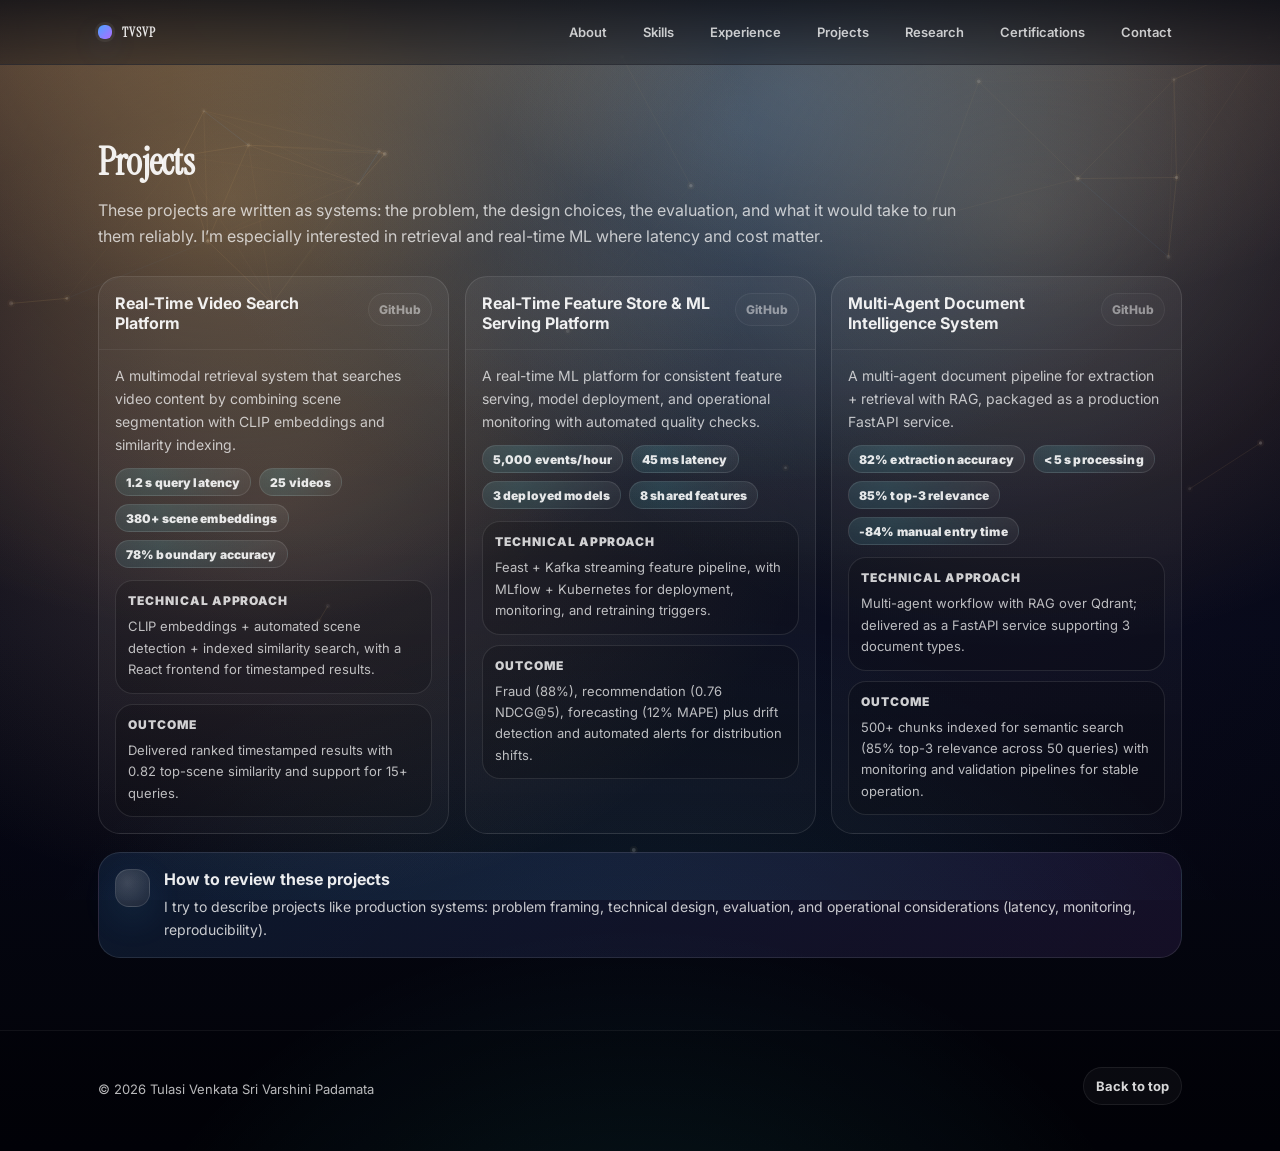
<file: projects.html>
<!doctype html>
<html lang="en">
  <head>
    <meta charset="utf-8" />
    <meta name="viewport" content="width=device-width, initial-scale=1" />
    <meta name="theme-color" content="#070A12" />
    <title>Projects — Tulasi Venkata Sri Varshini Padamata</title>
    <meta
      name="description"
      content="Projects by Tulasi Venkata Sri Varshini Padamata — retrieval systems, feature stores, and production ML services."
    />
    <meta name="robots" content="index, follow" />

    <link rel="canonical" href="/projects.html" />
    <link rel="preconnect" href="https://fonts.googleapis.com" />
    <link rel="preconnect" href="https://fonts.gstatic.com" crossorigin />
    <link
      href="https://fonts.googleapis.com/css2?family=Inter:wght@400;500;600;700&family=Instrument+Serif:ital@0;1&family=Space+Grotesk:wght@500;600;700&display=swap"
      rel="stylesheet"
    />
    <link rel="stylesheet" href="styles.css" />

    <link rel="icon" href="favicon.svg" type="image/svg+xml" />
    <link rel="manifest" href="site.webmanifest" />
  </head>
  <body>
    <a class="skip-link" href="#content">Skip to content</a>

    <div class="bg">
      <div class="bg__grid" aria-hidden="true"></div>
      <canvas class="bg__canvas" id="bgCanvas" aria-hidden="true"></canvas>
      <div class="bg__glow" aria-hidden="true"></div>
    </div>

    <header class="header" id="top">
      <nav class="nav" aria-label="Primary">
        <a class="nav__brand" href="index.html">
          <span class="nav__brandMark" aria-hidden="true"></span>
          <span class="nav__brandText">TVSVP</span>
        </a>
        <button class="nav__toggle" type="button" aria-expanded="false" aria-controls="navLinks">
          <span class="sr-only">Toggle navigation</span>
          <span aria-hidden="true" class="nav__toggleIcon"></span>
        </button>
        <div class="nav__links" id="navLinks">
          <a href="about.html">About</a>
          <a href="skills.html">Skills</a>
          <a href="experience.html">Experience</a>
          <a href="projects.html">Projects</a>
          <a href="research.html">Research</a>
          <a href="certifications.html">Certifications</a>
          <a href="contact.html">Contact</a>
        </div>
      </nav>
    </header>

    <main id="content">
      <section class="section" aria-label="Projects">
        <div class="container">
          <div class="sectionHead reveal">
            <h2>Projects</h2>
            <p>
              These projects are written as systems: the problem, the design choices, the evaluation, and what it would take to
              run them reliably. I’m especially interested in retrieval and real-time ML where latency and cost matter.
            </p>
          </div>

          <div class="projectGrid">
            <article class="pCard reveal">
              <div class="pCard__top">
                <h3>Real-Time Video Search Platform</h3>
                <span class="pill pill--disabled" aria-label="GitHub link unavailable">GitHub</span>
              </div>
              <div class="pCard__body">
                <p class="roleSummary">
                  A multimodal retrieval system that searches video content by combining scene segmentation with CLIP embeddings
                  and similarity indexing.
                </p>
                <div class="metricRow" aria-label="Key metrics">
                  <span class="metric">1.2 s query latency</span>
                  <span class="metric">25 videos</span>
                  <span class="metric">380+ scene embeddings</span>
                  <span class="metric">78% boundary accuracy</span>
                </div>
                <div class="miniGrid">
                  <div class="mini">
                    <h4>Technical approach</h4>
                    <p>CLIP embeddings + automated scene detection + indexed similarity search, with a React frontend for timestamped results.</p>
                  </div>
                  <div class="mini">
                    <h4>Outcome</h4>
                    <p>Delivered ranked timestamped results with 0.82 top-scene similarity and support for 15+ queries.</p>
                  </div>
                </div>
              </div>
            </article>

            <article class="pCard reveal">
              <div class="pCard__top">
                <h3>Real-Time Feature Store &amp; ML Serving Platform</h3>
                <span class="pill pill--disabled" aria-label="GitHub link unavailable">GitHub</span>
              </div>
              <div class="pCard__body">
                <p class="roleSummary">
                  A real-time ML platform for consistent feature serving, model deployment, and operational monitoring with automated quality checks.
                </p>
                <div class="metricRow" aria-label="Key metrics">
                  <span class="metric">5,000 events/hour</span>
                  <span class="metric">45 ms latency</span>
                  <span class="metric">3 deployed models</span>
                  <span class="metric">8 shared features</span>
                </div>
                <div class="miniGrid">
                  <div class="mini">
                    <h4>Technical approach</h4>
                    <p>Feast + Kafka streaming feature pipeline, with MLflow + Kubernetes for deployment, monitoring, and retraining triggers.</p>
                  </div>
                  <div class="mini">
                    <h4>Outcome</h4>
                    <p>Fraud (88%), recommendation (0.76 NDCG@5), forecasting (12% MAPE) plus drift detection and automated alerts for distribution shifts.</p>
                  </div>
                </div>
              </div>
            </article>

            <article class="pCard reveal">
              <div class="pCard__top">
                <h3>Multi-Agent Document Intelligence System</h3>
                <span class="pill pill--disabled" aria-label="GitHub link unavailable">GitHub</span>
              </div>
              <div class="pCard__body">
                <p class="roleSummary">
                  A multi-agent document pipeline for extraction + retrieval with RAG, packaged as a production FastAPI service.
                </p>
                <div class="metricRow" aria-label="Key metrics">
                  <span class="metric">82% extraction accuracy</span>
                  <span class="metric">&lt; 5 s processing</span>
                  <span class="metric">85% top-3 relevance</span>
                  <span class="metric">-84% manual entry time</span>
                </div>
                <div class="miniGrid">
                  <div class="mini">
                    <h4>Technical approach</h4>
                    <p>Multi-agent workflow with RAG over Qdrant; delivered as a FastAPI service supporting 3 document types.</p>
                  </div>
                  <div class="mini">
                    <h4>Outcome</h4>
                    <p>500+ chunks indexed for semantic search (85% top-3 relevance across 50 queries) with monitoring and validation pipelines for stable operation.</p>
                  </div>
                </div>
              </div>
            </article>
          </div>

          <div class="callout reveal" aria-label="Project notes">
            <div class="callout__icon" aria-hidden="true"></div>
            <div>
              <h3>How to review these projects</h3>
              <p>
                I try to describe projects like production systems: problem framing, technical design, evaluation, and operational
                considerations (latency, monitoring, reproducibility).
              </p>
            </div>
          </div>
        </div>
      </section>

      <footer class="footer">
        <div class="container footer__inner">
          <p class="muted">© <span id="year"></span> Tulasi Venkata Sri Varshini Padamata</p>
          <a class="link" href="#top">Back to top</a>
        </div>
      </footer>
    </main>

    <script src="script.js" defer></script>
  </body>
</html>
</file>
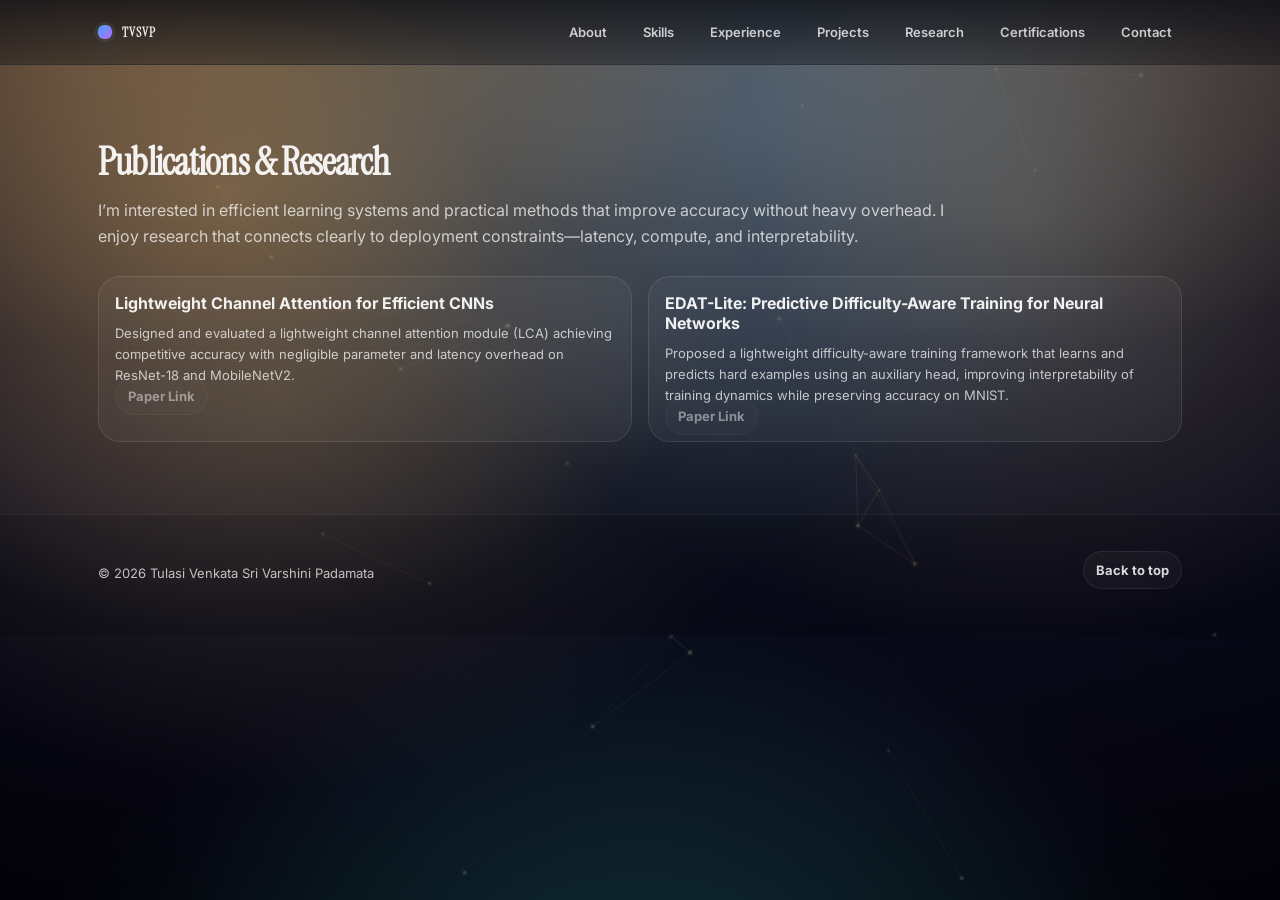
<file: research.html>
<!doctype html>
<html lang="en">
  <head>
    <meta charset="utf-8" />
    <meta name="viewport" content="width=device-width, initial-scale=1" />
    <meta name="theme-color" content="#070A12" />
    <title>Research — Tulasi Venkata Sri Varshini Padamata</title>
    <meta
      name="description"
      content="Publications and research by Tulasi Venkata Sri Varshini Padamata — efficient learning systems and interpretable training dynamics."
    />
    <meta name="robots" content="index, follow" />

    <link rel="canonical" href="/research.html" />
    <link rel="preconnect" href="https://fonts.googleapis.com" />
    <link rel="preconnect" href="https://fonts.gstatic.com" crossorigin />
    <link
      href="https://fonts.googleapis.com/css2?family=Inter:wght@400;500;600;700&family=Instrument+Serif:ital@0;1&family=Space+Grotesk:wght@500;600;700&display=swap"
      rel="stylesheet"
    />
    <link rel="stylesheet" href="styles.css" />

    <link rel="icon" href="favicon.svg" type="image/svg+xml" />
    <link rel="manifest" href="site.webmanifest" />
  </head>
  <body>
    <a class="skip-link" href="#content">Skip to content</a>

    <div class="bg">
      <div class="bg__grid" aria-hidden="true"></div>
      <canvas class="bg__canvas" id="bgCanvas" aria-hidden="true"></canvas>
      <div class="bg__glow" aria-hidden="true"></div>
    </div>

    <header class="header" id="top">
      <nav class="nav" aria-label="Primary">
        <a class="nav__brand" href="index.html">
          <span class="nav__brandMark" aria-hidden="true"></span>
          <span class="nav__brandText">TVSVP</span>
        </a>
        <button class="nav__toggle" type="button" aria-expanded="false" aria-controls="navLinks">
          <span class="sr-only">Toggle navigation</span>
          <span aria-hidden="true" class="nav__toggleIcon"></span>
        </button>
        <div class="nav__links" id="navLinks">
          <a href="about.html">About</a>
          <a href="skills.html">Skills</a>
          <a href="experience.html">Experience</a>
          <a href="projects.html">Projects</a>
          <a href="research.html">Research</a>
          <a href="certifications.html">Certifications</a>
          <a href="contact.html">Contact</a>
        </div>
      </nav>
    </header>

    <main id="content">
      <section class="section" aria-label="Publications and research">
        <div class="container">
          <div class="sectionHead reveal">
            <h2>Publications &amp; Research</h2>
            <p>
              I’m interested in efficient learning systems and practical methods that improve accuracy without heavy overhead.
              I enjoy research that connects clearly to deployment constraints—latency, compute, and interpretability.
            </p>
          </div>

          <div class="researchGrid">
            <article class="rCard reveal">
              <h3>Lightweight Channel Attention for Efficient CNNs</h3>
              <p class="muted">Designed and evaluated a lightweight channel attention module (LCA) achieving competitive accuracy with negligible parameter and latency overhead on ResNet-18 and MobileNetV2.</p>
              <span class="link link--disabled" aria-label="Paper link unavailable">Paper Link</span>
            </article>
            <article class="rCard reveal">
              <h3>EDAT-Lite: Predictive Difficulty-Aware Training for Neural Networks</h3>
              <p class="muted">Proposed a lightweight difficulty-aware training framework that learns and predicts hard examples using an auxiliary head, improving interpretability of training dynamics while preserving accuracy on MNIST.</p>
              <span class="link link--disabled" aria-label="Paper link unavailable">Paper Link</span>
            </article>
          </div>
        </div>
      </section>

      <footer class="footer">
        <div class="container footer__inner">
          <p class="muted">© <span id="year"></span> Tulasi Venkata Sri Varshini Padamata</p>
          <a class="link" href="#top">Back to top</a>
        </div>
      </footer>
    </main>

    <script src="script.js" defer></script>
  </body>
</html>
</file>
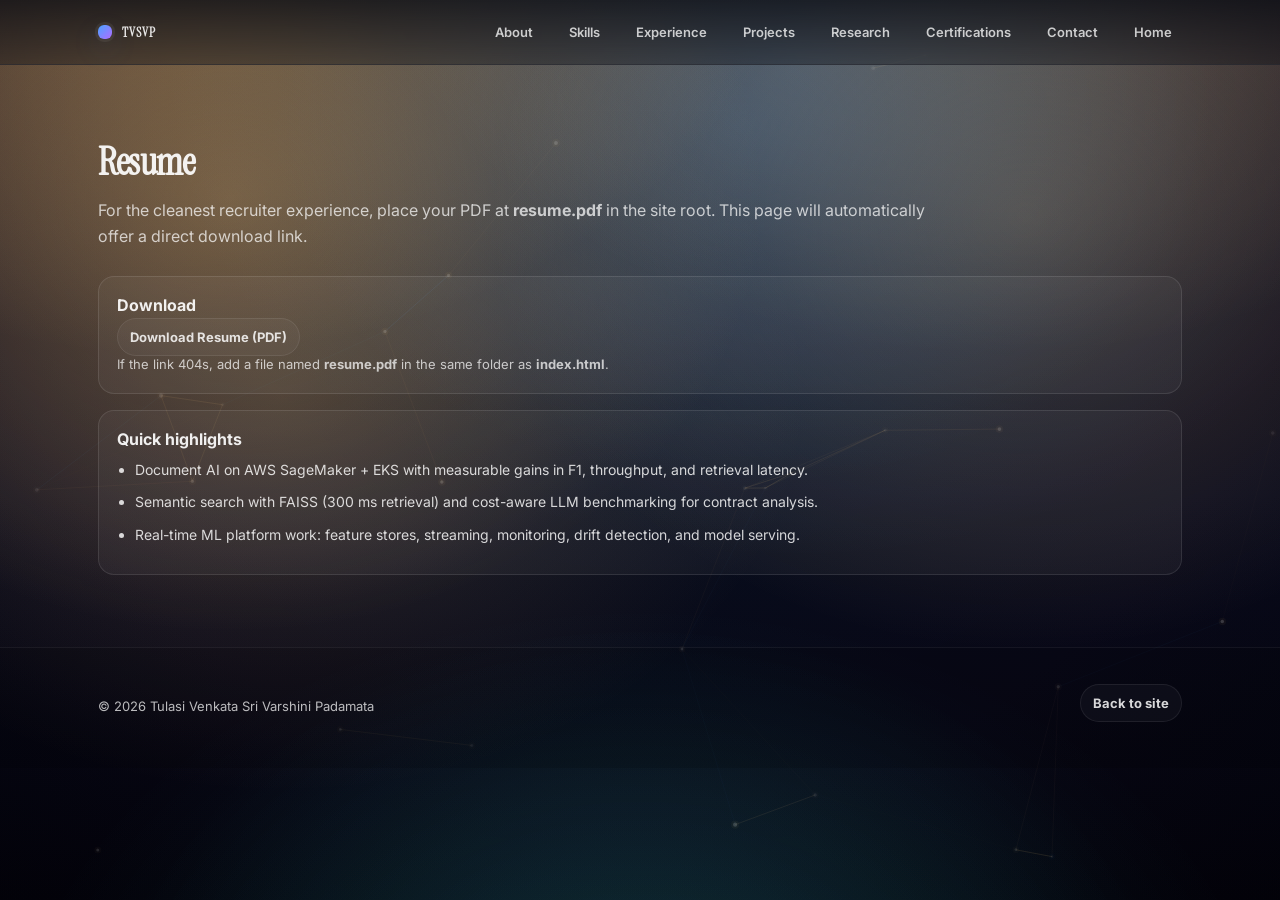
<file: resume.html>
<!doctype html>
<html lang="en">
  <head>
    <meta charset="utf-8" />
    <meta name="viewport" content="width=device-width, initial-scale=1" />
    <meta name="theme-color" content="#070A12" />
    <title>Resume — Tulasi Venkata Sri Varshini Padamata</title>
    <meta
      name="description"
      content="Resume page for Tulasi Venkata Sri Varshini Padamata — Artificial Intelligence graduate student focused on production-grade ML systems, LLMs, and MLOps."
    />
    <meta name="robots" content="index, follow" />

    <link rel="preconnect" href="https://fonts.googleapis.com" />
    <link rel="preconnect" href="https://fonts.gstatic.com" crossorigin />
    <link
      href="https://fonts.googleapis.com/css2?family=Inter:wght@400;500;600;700&family=Instrument+Serif:ital@0;1&family=Space+Grotesk:wght@500;600;700&display=swap"
      rel="stylesheet"
    />
    <link rel="stylesheet" href="styles.css" />
    <link rel="icon" href="favicon.svg" type="image/svg+xml" />
  </head>
  <body>
    <a class="skip-link" href="#content">Skip to content</a>

    <div class="bg">
      <div class="bg__grid" aria-hidden="true"></div>
      <canvas class="bg__canvas" id="bgCanvas" aria-hidden="true"></canvas>
      <div class="bg__glow" aria-hidden="true"></div>
    </div>

    <header class="header" id="top">
      <nav class="nav" aria-label="Primary">
        <a class="nav__brand" href="index.html">
          <span class="nav__brandMark" aria-hidden="true"></span>
          <span class="nav__brandText">TVSVP</span>
        </a>
        <div class="nav__links" style="display:flex">
          <a href="about.html">About</a>
          <a href="skills.html">Skills</a>
          <a href="experience.html">Experience</a>
          <a href="projects.html">Projects</a>
          <a href="research.html">Research</a>
          <a href="certifications.html">Certifications</a>
          <a href="contact.html">Contact</a>
          <a href="index.html">Home</a>
        </div>
      </nav>
    </header>

    <main id="content" class="section">
      <div class="container">
        <div class="sectionHead reveal">
          <h2>Resume</h2>
          <p>
            For the cleanest recruiter experience, place your PDF at <strong>resume.pdf</strong> in the site root. This page will
            automatically offer a direct download link.
          </p>
        </div>

        <div class="cardsGrid" style="grid-template-columns: 1fr;">
          <div class="card reveal">
            <h3>Download</h3>
            <p class="card__list">
              <a class="link" href="resume.pdf" download>Download Resume (PDF)</a>
            </p>
            <p class="muted">
              If the link 404s, add a file named <strong>resume.pdf</strong> in the same folder as <strong>index.html</strong>.
            </p>
          </div>

          <div class="card reveal">
            <h3>Quick highlights</h3>
            <ul class="bullets">
              <li>Document AI on AWS SageMaker + EKS with measurable gains in F1, throughput, and retrieval latency.</li>
              <li>Semantic search with FAISS (300 ms retrieval) and cost-aware LLM benchmarking for contract analysis.</li>
              <li>Real-time ML platform work: feature stores, streaming, monitoring, drift detection, and model serving.</li>
            </ul>
          </div>
        </div>
      </div>
    </main>

    <footer class="footer">
      <div class="container footer__inner">
        <p class="muted">© <span id="year"></span> Tulasi Venkata Sri Varshini Padamata</p>
        <a class="link" href="index.html">Back to site</a>
      </div>
    </footer>

    <script src="script.js" defer></script>
  </body>
</html>
</file>
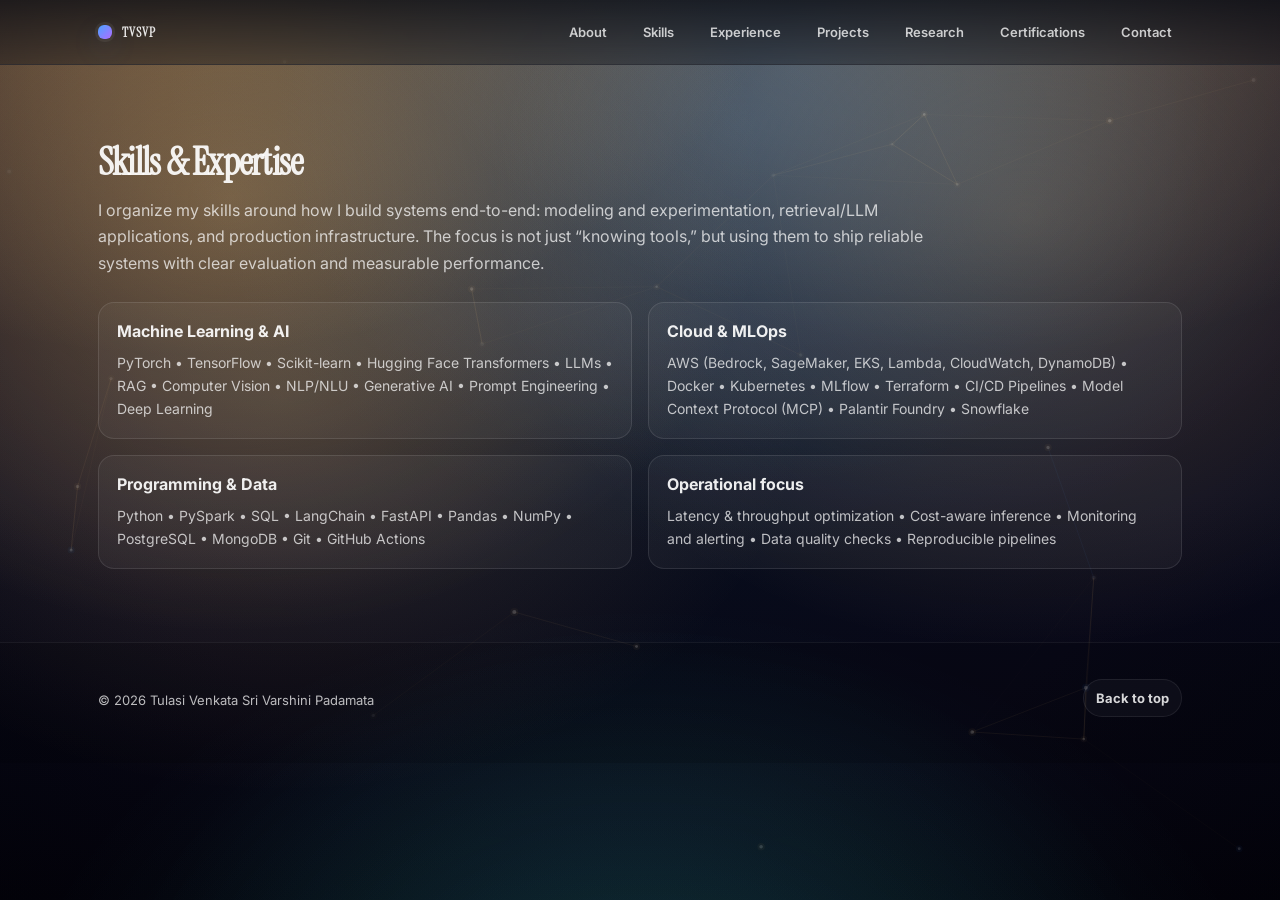
<file: skills.html>
<!doctype html>
<html lang="en">
  <head>
    <meta charset="utf-8" />
    <meta name="viewport" content="width=device-width, initial-scale=1" />
    <meta name="theme-color" content="#070A12" />
    <title>Skills — Tulasi Venkata Sri Varshini Padamata</title>
    <meta
      name="description"
      content="Skills and expertise of Tulasi Venkata Sri Varshini Padamata — ML, LLM applications, MLOps, and cloud-native infrastructure."
    />
    <meta name="robots" content="index, follow" />

    <link rel="canonical" href="/skills.html" />
    <link rel="preconnect" href="https://fonts.googleapis.com" />
    <link rel="preconnect" href="https://fonts.gstatic.com" crossorigin />
    <link
      href="https://fonts.googleapis.com/css2?family=Inter:wght@400;500;600;700&family=Instrument+Serif:ital@0;1&family=Space+Grotesk:wght@500;600;700&display=swap"
      rel="stylesheet"
    />
    <link rel="stylesheet" href="styles.css" />

    <link rel="icon" href="favicon.svg" type="image/svg+xml" />
    <link rel="manifest" href="site.webmanifest" />
  </head>
  <body>
    <a class="skip-link" href="#content">Skip to content</a>

    <div class="bg">
      <div class="bg__grid" aria-hidden="true"></div>
      <canvas class="bg__canvas" id="bgCanvas" aria-hidden="true"></canvas>
      <div class="bg__glow" aria-hidden="true"></div>
    </div>

    <header class="header" id="top">
      <nav class="nav" aria-label="Primary">
        <a class="nav__brand" href="index.html">
          <span class="nav__brandMark" aria-hidden="true"></span>
          <span class="nav__brandText">TVSVP</span>
        </a>
        <button class="nav__toggle" type="button" aria-expanded="false" aria-controls="navLinks">
          <span class="sr-only">Toggle navigation</span>
          <span aria-hidden="true" class="nav__toggleIcon"></span>
        </button>
        <div class="nav__links" id="navLinks">
          <a href="about.html">About</a>
          <a href="skills.html">Skills</a>
          <a href="experience.html">Experience</a>
          <a href="projects.html">Projects</a>
          <a href="research.html">Research</a>
          <a href="certifications.html">Certifications</a>
          <a href="contact.html">Contact</a>
        </div>
      </nav>
    </header>

    <main id="content">
      <section class="section" aria-label="Skills and expertise">
        <div class="container">
          <div class="sectionHead reveal">
            <h2>Skills &amp; Expertise</h2>
            <p>
              I organize my skills around how I build systems end-to-end: modeling and experimentation, retrieval/LLM
              applications, and production infrastructure. The focus is not just “knowing tools,” but using them to ship
              reliable systems with clear evaluation and measurable performance.
            </p>
          </div>

          <div class="cardsGrid">
            <article class="card reveal">
              <h3>Machine Learning &amp; AI</h3>
              <p class="card__list">PyTorch • TensorFlow • Scikit-learn • Hugging Face Transformers • LLMs • RAG • Computer Vision • NLP/NLU • Generative AI • Prompt Engineering • Deep Learning</p>
            </article>
            <article class="card reveal">
              <h3>Cloud &amp; MLOps</h3>
              <p class="card__list">AWS (Bedrock, SageMaker, EKS, Lambda, CloudWatch, DynamoDB) • Docker • Kubernetes • MLflow • Terraform • CI/CD Pipelines • Model Context Protocol (MCP) • Palantir Foundry • Snowflake</p>
            </article>
            <article class="card reveal">
              <h3>Programming &amp; Data</h3>
              <p class="card__list">Python • PySpark • SQL • LangChain • FastAPI • Pandas • NumPy • PostgreSQL • MongoDB • Git • GitHub Actions</p>
            </article>
            <article class="card reveal">
              <h3>Operational focus</h3>
              <p class="card__list">Latency &amp; throughput optimization • Cost-aware inference • Monitoring and alerting • Data quality checks • Reproducible pipelines</p>
            </article>
          </div>
        </div>
      </section>

      <footer class="footer">
        <div class="container footer__inner">
          <p class="muted">© <span id="year"></span> Tulasi Venkata Sri Varshini Padamata</p>
          <a class="link" href="#top">Back to top</a>
        </div>
      </footer>
    </main>

    <script src="script.js" defer></script>
  </body>
</html>
</file>
<file: styles.css>
:root{
  --bg: #070A12;
  --bg2: #060917;
  --bg3: #050611;
  --card: rgba(255,255,255,.04);
  --card2: rgba(255,255,255,.06);
  --border: rgba(255,255,255,.10);
  --text: rgba(255,255,255,.92);
  --muted: rgba(255,255,255,.72);
  --muted2: rgba(255,255,255,.60);
  --blue: #4AA3FF;
  --violet: #B06CFF;
  --cyan: #3EF3FF;
  --blue2: #2F7CFF;
  --violet2: #8A5CFF;
  --copper: #E9B872;
  --copper2: #FFCF8A;
  --glowBlue: rgba(74,163,255,.22);
  --glowViolet: rgba(176,108,255,.20);
  --glowCopper: rgba(233,184,114,.18);
  --shadow: 0 12px 40px rgba(0,0,0,.45);
  --shadow2: 0 18px 70px rgba(0,0,0,.55);
  --radius: 16px;
  --radius2: 22px;
  --max: 1120px;
  --ease: cubic-bezier(.2,.8,.2,1);

  --heading: "Instrument Serif", ui-serif, Georgia, "Times New Roman", Times, serif;
  --body: Inter, system-ui, -apple-system, Segoe UI, Roboto, Arial, sans-serif;
  --divider: rgba(255,255,255,.08);
  --surface: rgba(0,0,0,.14);
}

*{box-sizing:border-box}
html{scroll-behavior:smooth}
body{
  margin:0;
  font-family:var(--body);
  color:var(--text);
  background:
              radial-gradient(1100px 860px at 14% -16%, rgba(233,184,114,.52), transparent 58%),
              radial-gradient(1100px 860px at 78% -18%, rgba(255,207,138,.34), transparent 60%),
              radial-gradient(980px 760px at 62% 8%, rgba(74,163,255,.20), transparent 64%),
              radial-gradient(820px 620px at 22% 44%, rgba(233,184,114,.18), transparent 64%),
              radial-gradient(900px 760px at 50% 120%, rgba(62,243,255,.12), transparent 60%),
              linear-gradient(180deg, #06040d, #060917 55%, #020208);
  min-height:100vh;
  overflow-x:hidden;
}

a{color:inherit}

.sr-only{
  position:absolute;
  width:1px;
  height:1px;
  padding:0;
  margin:-1px;
  overflow:hidden;
  clip:rect(0,0,0,0);
  white-space:nowrap;
  border:0;
}

.skip-link{
  position:absolute;
  left:12px;
  top:-48px;
  z-index:999;
  padding:10px 12px;
  border:1px solid var(--border);
  border-radius:12px;
  background:rgba(0,0,0,.55);
  backdrop-filter: blur(8px);
  transition: top .2s var(--ease);
}
.skip-link:focus{top:12px}

.bg{
  position:fixed;
  inset:0;
  z-index:-1;
}
.bg__canvas{position:absolute; inset:0; width:100%; height:100%}
.bg__grid{
  position:absolute;
  inset:-2px;
  opacity:.18;
  background-image:
    linear-gradient(rgba(255,255,255,.06) 1px, transparent 1px),
    linear-gradient(90deg, rgba(255,255,255,.06) 1px, transparent 1px);
  background-size: 56px 56px;
  mask-image: radial-gradient(420px 280px at 50% 12%, black 0%, transparent 70%);
}
.bg__glow{
  position:absolute;
  inset:0;
  background:
    radial-gradient(860px 700px at 18% 22%, rgba(233,184,114,.34), transparent 62%),
    radial-gradient(860px 700px at 80% 24%, rgba(255,207,138,.22), transparent 62%),
    radial-gradient(760px 580px at 58% 14%, rgba(74,163,255,.18), transparent 62%),
    radial-gradient(1100px 820px at 50% 120%, rgba(62,243,255,.10), transparent 58%);
  pointer-events:none;
}

.header{
  position:sticky;
  top:0;
  z-index:30;
  backdrop-filter: blur(10px);
  background: linear-gradient(180deg, rgba(7,10,18,.74), rgba(7,10,18,.36));
  border-bottom:1px solid var(--divider);
}

.nav{
  max-width:var(--max);
  margin:0 auto;
  padding:14px 18px;
  display:flex;
  align-items:center;
  justify-content:space-between;
  gap:14px;
}

.nav__brand{
  display:flex;
  align-items:center;
  gap:10px;
  text-decoration:none;
}
.nav__brandText{
  font-family:var(--heading);
  letter-spacing:.08em;
  font-weight:700;
  font-size:13px;
  color:rgba(255,255,255,.88);
}
.nav__brandMark{
  width:14px;
  height:14px;
  border-radius:6px;
  background: linear-gradient(135deg, rgba(74,163,255,1), rgba(176,108,255,1));
  box-shadow: 0 0 0 3px rgba(255,255,255,.06), 0 10px 30px rgba(74,163,255,.18);
}

.nav__links{
  display:flex;
  align-items:center;
  gap:16px;
}
.nav__links a{
  text-decoration:none;
  color:rgba(255,255,255,.76);
  font-size:13px;
  font-weight:600;
  padding:10px 10px;
  border-radius:12px;
  transition: color .2s var(--ease), opacity .2s var(--ease);
}
.nav__links a:hover{
  color:rgba(255,255,255,.92);
  opacity:.92;
}

.nav__toggle{
  display:none;
  border:1px solid rgba(255,255,255,.12);
  background: rgba(255,255,255,.04);
  border-radius:12px;
  padding:10px;
  cursor:pointer;
}
.nav__toggleIcon{
  display:block;
  width:18px;
  height:12px;
  background:
    linear-gradient(rgba(255,255,255,.85), rgba(255,255,255,.85)) 0 0/100% 2px,
    linear-gradient(rgba(255,255,255,.65), rgba(255,255,255,.65)) 0 50%/100% 2px,
    linear-gradient(rgba(255,255,255,.85), rgba(255,255,255,.85)) 0 100%/100% 2px;
  background-repeat:no-repeat;
}

.container{max-width:var(--max); margin:0 auto; padding:0 18px}
.section{padding:72px 0}

.gradientText{
  background: linear-gradient(90deg, rgba(255,255,255,.92), rgba(255,255,255,.92) 10%, var(--copper2) 46%, var(--copper) 78%, var(--blue) 100%);
  -webkit-background-clip: text;
  background-clip: text;
  color: transparent;
}

.sectionHead{max-width:860px; margin-bottom:26px}
.sectionHead h2{
  font-family:var(--heading);
  margin:0 0 10px;
  font-size:38px;
  letter-spacing:-.02em;
}
.sectionHead p{margin:0; color:var(--muted); line-height:1.65}

.hero{padding:62px 0 26px}
.hero__inner{display:grid; grid-template-columns: 1.15fr .85fr; gap:28px; align-items:center}
.hero__rail{display:grid; gap:14px}
.heroId{display:flex; align-items:center; gap:14px}
.heroId .eyebrow{margin:0}
.avatar{
  width:64px;
  height:64px;
  border-radius:999px;
  object-fit: cover;
  object-position: 52% 22%;
  border:1px solid var(--divider);
  box-shadow: 0 18px 60px rgba(0,0,0,.38);
}
.eyebrow{
  margin:0 0 12px;
  color:rgba(255,255,255,.70);
  font-weight:700;
  letter-spacing:.08em;
  text-transform:uppercase;
  font-size:12px;
}
.hero__title{
  margin:0 0 12px;
  font-family:var(--heading);
  font-size:66px;
  line-height:1.05;
  letter-spacing:-.02em;
}
.hero__subtitle{margin:0 0 18px; color:var(--muted); font-size:16px; line-height:1.7; max-width:62ch}

.kpiGrid{display:grid; grid-template-columns: repeat(4, minmax(0, 1fr)); gap:10px; margin:18px 0 8px}
.kpi{
  border-radius: 16px;
  padding:12px 12px;
  border:1px solid rgba(255,255,255,.10);
  background: linear-gradient(180deg, rgba(255,255,255,.05), rgba(255,255,255,.03));
  box-shadow: 0 20px 80px rgba(0,0,0,.22);
}
.kpi__k{display:block; color:var(--muted2); font-size:11px; font-weight:900; letter-spacing:.08em; text-transform:uppercase}
.kpi__v{display:block; margin-top:6px; font-size:14px; font-weight:800; color:rgba(255,255,255,.90)}

.hero__cta{display:flex; flex-wrap:wrap; gap:12px; margin:16px 0 22px}
.hero__cta .btn{min-width: 160px}

.snapshot{
  display:grid;
  grid-template-columns: 1fr;
  gap:16px;
  align-items:start;
}

.snapshot .kpiGrid{margin:0}

.btn{
  display:inline-flex;
  align-items:center;
  justify-content:center;
  gap:10px;
  height:42px;
  padding:0 16px;
  border-radius:999px;
  border:1px solid var(--divider);
  text-decoration:none;
  font-weight:700;
  font-size:13px;
  letter-spacing:.01em;
  transition: transform .2s var(--ease), background .2s var(--ease), border-color .2s var(--ease), opacity .2s var(--ease);
  will-change: transform;
}
.btn:active{transform: translateY(1px)}
.btn--primary{
  border-color: rgba(233,184,114,.55);
  background: rgba(233,184,114,.14);
  box-shadow: none;
}
.btn--primary:hover{transform: translateY(-1px)}
.btn--secondary{background: rgba(255,255,255,.03)}
.btn--secondary:hover{transform: translateY(-1px); background: rgba(255,255,255,.07)}
.btn--ghost{border-color: rgba(255,255,255,.10); background: transparent}
.btn--ghost:hover{background: rgba(255,255,255,.05)}

.hero__meta{display:flex; flex-wrap:wrap; gap:10px}
.metaChip{
  display:flex;
  gap:10px;
  align-items:center;
  padding:10px 12px;
  border-radius:14px;
  border:1px solid rgba(255,255,255,.10);
  background: rgba(0,0,0,.20);
  backdrop-filter: blur(8px);
}
.metaChip__k{color:var(--muted2); font-size:12px; font-weight:700; letter-spacing:.04em; text-transform:uppercase}
.metaChip__v{color:rgba(255,255,255,.86); font-size:13px; text-decoration:none}

.hero__panel{position:sticky; top:84px}
.panel{
  border-radius: var(--radius2);
  background: rgba(0,0,0,.18);
  border:1px solid var(--divider);
  box-shadow: none;
  overflow:hidden;
}
.panel__row{
  display:flex;
  justify-content:space-between;
  gap:18px;
  padding:14px 16px;
  border-bottom:1px solid var(--divider);
}
.panel__label{color:var(--muted2); font-size:12px; font-weight:700; letter-spacing:.04em; text-transform:uppercase}
.panel__value{color:rgba(255,255,255,.86); font-size:13px; text-align:right; line-height:1.45}
.panel__links{
  display:flex;
  gap:10px;
  padding:14px 16px;
  border-bottom:1px solid var(--divider);
}

.panel__chips{display:flex; flex-wrap:wrap; gap:8px; padding:14px 16px; border-bottom:1px solid var(--divider)}
.chip{
  display:inline-flex;
  align-items:center;
  height:28px;
  padding:0 10px;
  border-radius:999px;
  font-size:12px;
  font-weight:800;
  color:rgba(255,255,255,.86);
  border:1px solid rgba(255,255,255,.10);
  background: radial-gradient(circle at 20% 20%, rgba(255,207,138,.16), rgba(233,184,114,.10));
}

.panel__block{padding:14px 16px}
.panel__title{
  margin:0 0 10px;
  font-family:var(--heading);
  font-size:20px;
  letter-spacing:-.01em;
}
.panelList{margin:0; padding-left:18px; color:rgba(255,255,255,.84)}
.panelList li{margin:10px 0; color:rgba(255,255,255,.80); line-height:1.6; font-size:13px}
.link{
  color:rgba(255,255,255,.84);
  text-decoration:none;
  font-weight:700;
  font-size:13px;
  padding:10px 12px;
  border-radius:999px;
  background: rgba(255,255,255,.03);
  border:1px solid var(--divider);
  transition: transform .2s var(--ease), background .2s var(--ease), opacity .2s var(--ease);
}
.link:hover{transform: translateY(-1px); background: rgba(255,255,255,.06)}

.link--disabled{
  opacity: .55;
  cursor: not-allowed;
  user-select: none;
}
.link--disabled:hover{transform:none; background: rgba(255,255,255,.03)}

.panel__note{
  display:flex;
  gap:10px;
  align-items:center;
  padding:14px 16px;
  color:rgba(255,255,255,.78);
  font-size:13px;
  line-height:1.5;
}
.dot{
  width:10px;
  height:10px;
  border-radius:99px;
  background: radial-gradient(circle at 35% 35%, rgba(255,255,255,.9), rgba(74,163,255,.9));
  box-shadow: 0 0 0 4px rgba(74,163,255,.12), 0 0 28px rgba(74,163,255,.22);
}

.heroArt{
  border-radius: 26px;
  border: 1px solid rgba(255,255,255,.10);
  background:
    radial-gradient(560px 420px at 30% 20%, rgba(74,163,255,.14), transparent 60%),
    radial-gradient(560px 420px at 70% 30%, rgba(176,108,255,.12), transparent 60%),
    radial-gradient(520px 420px at 55% 65%, rgba(233,184,114,.10), transparent 55%),
    linear-gradient(180deg, rgba(255,255,255,.06), rgba(255,255,255,.02));
  box-shadow: var(--shadow2);
  overflow:hidden;
}

.heroArt__frame{padding:16px}
.heroArt__svg{display:block; width:100%; height:auto}
.heroArt__img{
  display:block;
  width:100%;
  height:420px;
  border-radius: 18px;
  object-fit: cover;
  object-position: 52% 14%;
  border:1px solid rgba(255,255,255,.08);
  background: rgba(0,0,0,.22);
}

.heroArt__label{
  display:flex;
  gap:8px;
  flex-wrap:wrap;
  padding:0 16px 16px;
}
.heroArt__tag{
  display:inline-flex;
  align-items:center;
  height:28px;
  padding:0 10px;
  border-radius:999px;
  font-size:12px;
  font-weight:900;
  letter-spacing:.02em;
  color:rgba(255,255,255,.86);
  border:1px solid rgba(255,255,255,.10);
  background:
    radial-gradient(circle at 18% 18%, rgba(233,184,114,.12), rgba(255,255,255,.03));
}

.proseGrid{display:grid; grid-template-columns: repeat(3, 1fr); gap:16px; margin-top:18px}
.proseCard{
  background: rgba(255,255,255,.04);
  border:1px solid rgba(255,255,255,.10);
  border-radius: var(--radius);
  padding:16px;
}
.proseCard h3{margin:0 0 8px; font-size:16px}
.proseCard p{margin:0; color:var(--muted); line-height:1.65; font-size:14px}

.eduBlock{margin-top:38px}

.eduGrid{display:grid; grid-template-columns: 1fr 1fr; gap:16px; margin-top:18px}
.eduCard{
  border-radius: var(--radius2);
  background: rgba(255,255,255,.04);
  border:1px solid rgba(255,255,255,.10);
  padding:16px;
}
.eduCard__top{display:flex; align-items:flex-start; justify-content:space-between; gap:12px}
.eduCard__top h3{margin:0; font-size:16px}
.eduCard__degree{margin:10px 0 0; color:rgba(255,255,255,.86); font-size:14px}
.eduCard__detail{margin:8px 0 0; color:var(--muted); font-size:13px; line-height:1.6}

.tag{
  display:inline-flex;
  align-items:center;
  height:28px;
  padding:0 10px;
  border-radius:999px;
  font-size:12px;
  font-weight:700;
  color:rgba(255,255,255,.82);
  border:1px solid rgba(255,255,255,.10);
  background: rgba(255,255,255,.03);
}

.cardsGrid{display:grid; grid-template-columns: repeat(2, 1fr); gap:16px}
.card{
  background: rgba(255,255,255,.04);
  border:1px solid rgba(255,255,255,.10);
  border-radius: var(--radius);
  padding:18px;
  transition: transform .25s var(--ease), border-color .25s var(--ease), background .25s var(--ease);
}
.card:hover{transform: translateY(-3px); border-color: rgba(74,163,255,.30); background: rgba(255,255,255,.055)}
.card h3{margin:0 0 10px; font-size:16px}
.card__list{margin:0; color:var(--muted); line-height:1.65; font-size:14px}

.timeline{display:grid; gap:16px}
.tItem{
  border-radius: var(--radius2);
  background: linear-gradient(180deg, rgba(255,255,255,.05), rgba(255,255,255,.03));
  border:1px solid rgba(255,255,255,.10);
  overflow:hidden;
}
.tItem__head{display:flex; align-items:flex-start; justify-content:space-between; gap:14px; padding:16px; border-bottom:1px solid rgba(255,255,255,.06)}
.tItem__head h3{margin:0; font-size:16px}
.muted{color:var(--muted); margin:6px 0 0; font-size:13px; line-height:1.6}
.tItem__body{padding:14px 16px 16px}

.roleSummary{margin:0; color:rgba(255,255,255,.82); line-height:1.7; font-size:14px}

.metricRow{display:flex; flex-wrap:wrap; gap:8px; margin-top:12px}
.metric{
  display:inline-flex;
  align-items:center;
  height:28px;
  padding:0 10px;
  border-radius:999px;
  font-size:12px;
  font-weight:900;
  letter-spacing:.01em;
  color:rgba(255,255,255,.88);
  border:1px solid rgba(255,255,255,.10);
  background:
    radial-gradient(circle at 25% 25%, rgba(62,243,255,.10), rgba(255,255,255,.02)),
    linear-gradient(180deg, rgba(255,255,255,.05), rgba(255,255,255,.02));
}

.triGrid{display:grid; grid-template-columns: repeat(3, minmax(0, 1fr)); gap:12px; margin-top:14px}
.tri{
  border-radius: 18px;
  border:1px solid rgba(255,255,255,.10);
  background: rgba(0,0,0,.18);
  padding:12px;
}
.tri h4{margin:0 0 8px; font-size:12px; font-weight:900; letter-spacing:.08em; text-transform:uppercase; color:rgba(255,255,255,.80)}
.tri p{margin:0; color:var(--muted); line-height:1.65; font-size:13px}

.bullets{margin:0; padding-left:18px; color:rgba(255,255,255,.84)}
.bullets li{margin:10px 0; color:rgba(255,255,255,.82); line-height:1.6; font-size:14px}

.stack{display:flex; gap:12px; margin-top:14px; padding-top:12px; border-top:1px solid rgba(255,255,255,.06)}
.stack__k{color:var(--muted2); font-size:12px; font-weight:800; letter-spacing:.05em; text-transform:uppercase}
.stack__v{color:var(--muted); font-size:13px; line-height:1.55}

.projectGrid{display:grid; grid-template-columns: repeat(3, 1fr); gap:16px}
.pCard{
  border-radius: var(--radius2);
  background: linear-gradient(180deg, rgba(255,255,255,.05), rgba(255,255,255,.025));
  border:1px solid rgba(255,255,255,.10);
  overflow:hidden;
  transition: transform .25s var(--ease), border-color .25s var(--ease);
}
.pCard:hover{transform: translateY(-3px); border-color: rgba(176,108,255,.28)}
.pCard__top{display:flex; align-items:flex-start; justify-content:space-between; gap:14px; padding:16px; border-bottom:1px solid rgba(255,255,255,.06)}
.pCard__top h3{margin:0; font-size:16px; line-height:1.25}
.pill{
  text-decoration:none;
  font-weight:800;
  font-size:12px;
  padding:8px 10px;
  border-radius:999px;
  background: rgba(255,255,255,.04);
  border:1px solid rgba(255,255,255,.10);
  color:rgba(255,255,255,.86);
  transition: background .2s var(--ease), transform .2s var(--ease);
}
.pill:hover{background: rgba(255,255,255,.06); transform: translateY(-1px)}

.pill--disabled{
  opacity: .55;
  cursor: not-allowed;
  user-select: none;
}
.pill--disabled:hover{background: rgba(255,255,255,.04); transform:none}
.pCard__body{padding:14px 16px 16px}
.pCard__label{margin:0 0 6px; color:var(--muted2); font-size:12px; font-weight:800; letter-spacing:.05em; text-transform:uppercase}
.pCard__body p{margin:0 0 12px; color:var(--muted); line-height:1.65; font-size:14px}

.miniGrid{display:grid; grid-template-columns: 1fr; gap:10px; margin-top:12px}
.mini{
  border-radius: 18px;
  border:1px solid rgba(255,255,255,.10);
  background: rgba(0,0,0,.16);
  padding:12px;
}
.mini h4{margin:0 0 8px; font-size:12px; font-weight:900; letter-spacing:.08em; text-transform:uppercase; color:rgba(255,255,255,.80)}
.mini p{margin:0; color:var(--muted); line-height:1.65; font-size:13px}

.callout{
  margin-top:18px;
  display:flex;
  gap:14px;
  align-items:flex-start;
  padding:16px;
  border-radius: var(--radius2);
  background: linear-gradient(135deg, rgba(74,163,255,.12), rgba(176,108,255,.10));
  border:1px solid rgba(255,255,255,.10);
}
.callout__icon{
  width:38px;
  height:38px;
  border-radius:14px;
  background: radial-gradient(circle at 35% 35%, rgba(255,255,255,.20), rgba(255,255,255,.06));
  border:1px solid rgba(255,255,255,.12);
  box-shadow: 0 12px 36px rgba(74,163,255,.12);
}
.callout h3{margin:0 0 6px; font-size:16px}
.callout p{margin:0; color:rgba(255,255,255,.78); line-height:1.65; font-size:14px}

.researchGrid{display:grid; grid-template-columns: 1fr 1fr; gap:16px}
.rCard{
  border-radius: var(--radius2);
  background: rgba(255,255,255,.04);
  border:1px solid rgba(255,255,255,.10);
  padding:16px;
}
.rCard h3{margin:0 0 10px; font-size:16px}

.certGrid{display:grid; grid-template-columns: 1fr 1fr; gap:16px}
.certCard{
  border-radius: var(--radius2);
  background: rgba(255,255,255,.04);
  border:1px solid rgba(255,255,255,.10);
  padding:16px;
}
.certCard h3{margin:0; font-size:15px}

.contactGrid{display:grid; grid-template-columns: 1fr 1fr; gap:16px}
.contactCard{
  border-radius: var(--radius2);
  background: rgba(255,255,255,.04);
  border:1px solid rgba(255,255,255,.10);
  padding:16px;
}
.contactCard h3{margin:0 0 12px; font-size:16px}

.contactList{display:grid; gap:10px}
.contactItem{
  display:flex;
  align-items:center;
  justify-content:space-between;
  gap:12px;
  padding:12px;
  border-radius:16px;
  border:1px solid rgba(255,255,255,.10);
  background: rgba(0,0,0,.18);
  text-decoration:none;
  transition: transform .2s var(--ease), background .2s var(--ease);
}
.contactItem:hover{transform: translateY(-1px); background: rgba(255,255,255,.05)}
.contactItem__k{color:var(--muted2); font-size:12px; font-weight:800; letter-spacing:.05em; text-transform:uppercase}
.contactItem__v{color:rgba(255,255,255,.86); font-size:13px}

.form{
  border-radius: var(--radius2);
  background: rgba(255,255,255,.04);
  border:1px solid rgba(255,255,255,.10);
  padding:16px;
}
.form h3{margin:0 0 10px; font-size:16px}
.label{display:block; color:var(--muted2); font-size:12px; font-weight:800; letter-spacing:.05em; text-transform:uppercase; margin-bottom:8px}
input, textarea{
  width:100%;
  border-radius:14px;
  border:1px solid rgba(255,255,255,.10);
  background: rgba(0,0,0,.18);
  color:rgba(255,255,255,.90);
  padding:12px;
  font:inherit;
  outline:none;
  transition: border-color .2s var(--ease), background .2s var(--ease);
}
input:focus, textarea:focus{border-color: rgba(74,163,255,.35); background: rgba(0,0,0,.26)}
textarea{resize:vertical}

.footer{padding:36px 0 46px; border-top:1px solid rgba(255,255,255,.06); background: rgba(0,0,0,.12)}
.footer__inner{display:flex; align-items:center; justify-content:space-between; gap:14px; flex-wrap:wrap}

.reveal{
  opacity:0;
  transform: translateY(14px);
  transition: opacity .8s var(--ease), transform .8s var(--ease);
  will-change: opacity, transform;
}
.reveal.is-visible{opacity:1; transform: translateY(0)}

@media (max-width: 980px){
  .hero__inner{grid-template-columns: 1fr;}
  .hero__panel{position:relative; top:auto}
  .kpiGrid{grid-template-columns: repeat(2, minmax(0, 1fr))}
  .snapshot{grid-template-columns: 1fr}
  .proseGrid{grid-template-columns: 1fr}
  .cardsGrid{grid-template-columns: 1fr}
  .projectGrid{grid-template-columns: 1fr}
  .researchGrid{grid-template-columns: 1fr}
  .certGrid{grid-template-columns: 1fr}
  .contactGrid{grid-template-columns: 1fr}
  .eduGrid{grid-template-columns: 1fr}
  .triGrid{grid-template-columns: 1fr}
}

@media (max-width: 520px){
  .hero__title{font-size:44px}
  .kpiGrid{grid-template-columns: 1fr}
}

@media (max-width: 860px){
  .nav__toggle{display:inline-flex}
  .nav__links{
    display:none;
    position:absolute;
    top:58px;
    right:18px;
    left:18px;
    flex-direction:column;
    gap:6px;
    padding:10px;
    border-radius:16px;
    border:1px solid rgba(255,255,255,.10);
    background: rgba(7,10,18,.86);
    backdrop-filter: blur(10px);
  }
  .nav__links.is-open{display:flex}
  .nav__links a{padding:12px 12px}
}

@media (prefers-reduced-motion: reduce){
  html{scroll-behavior:auto}
  .reveal{opacity:1; transform:none; transition:none}
  .btn, .link, .pill, .card, .pCard, .contactItem{transition:none}
}
</file>
